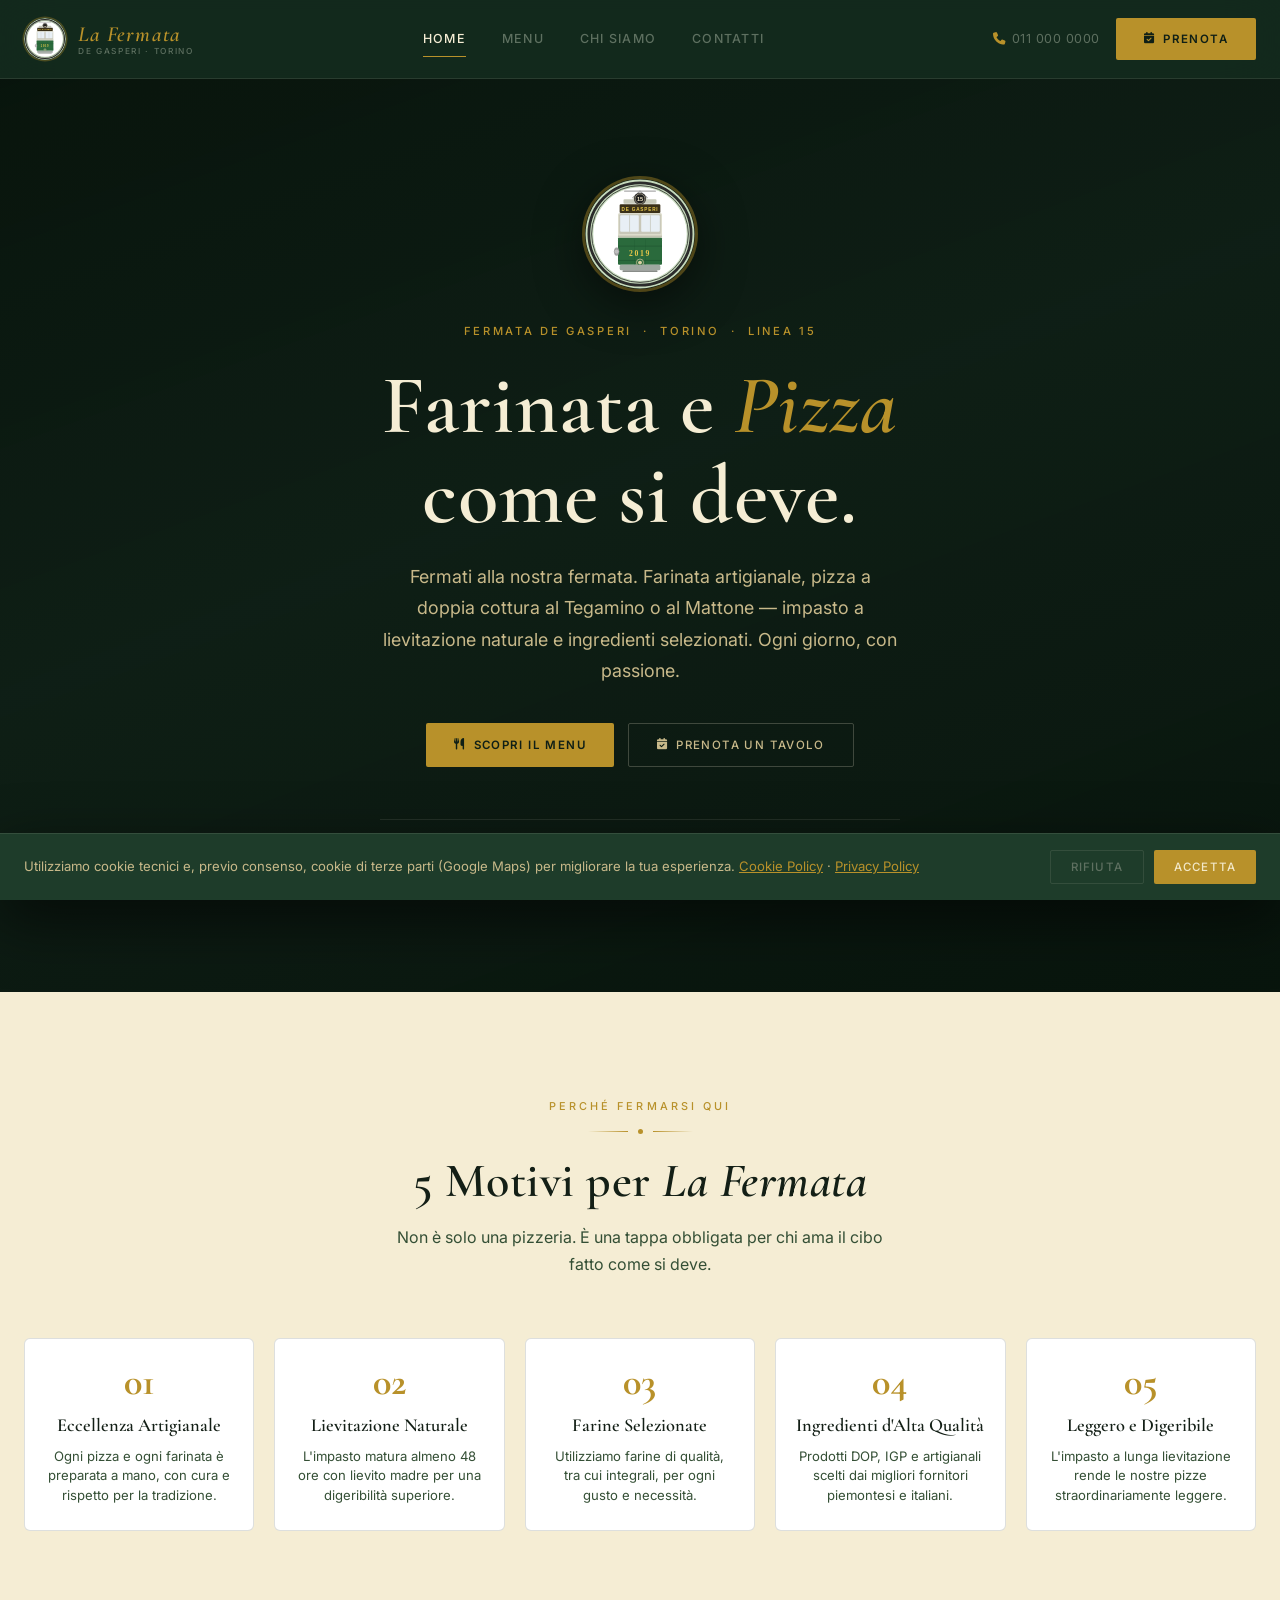
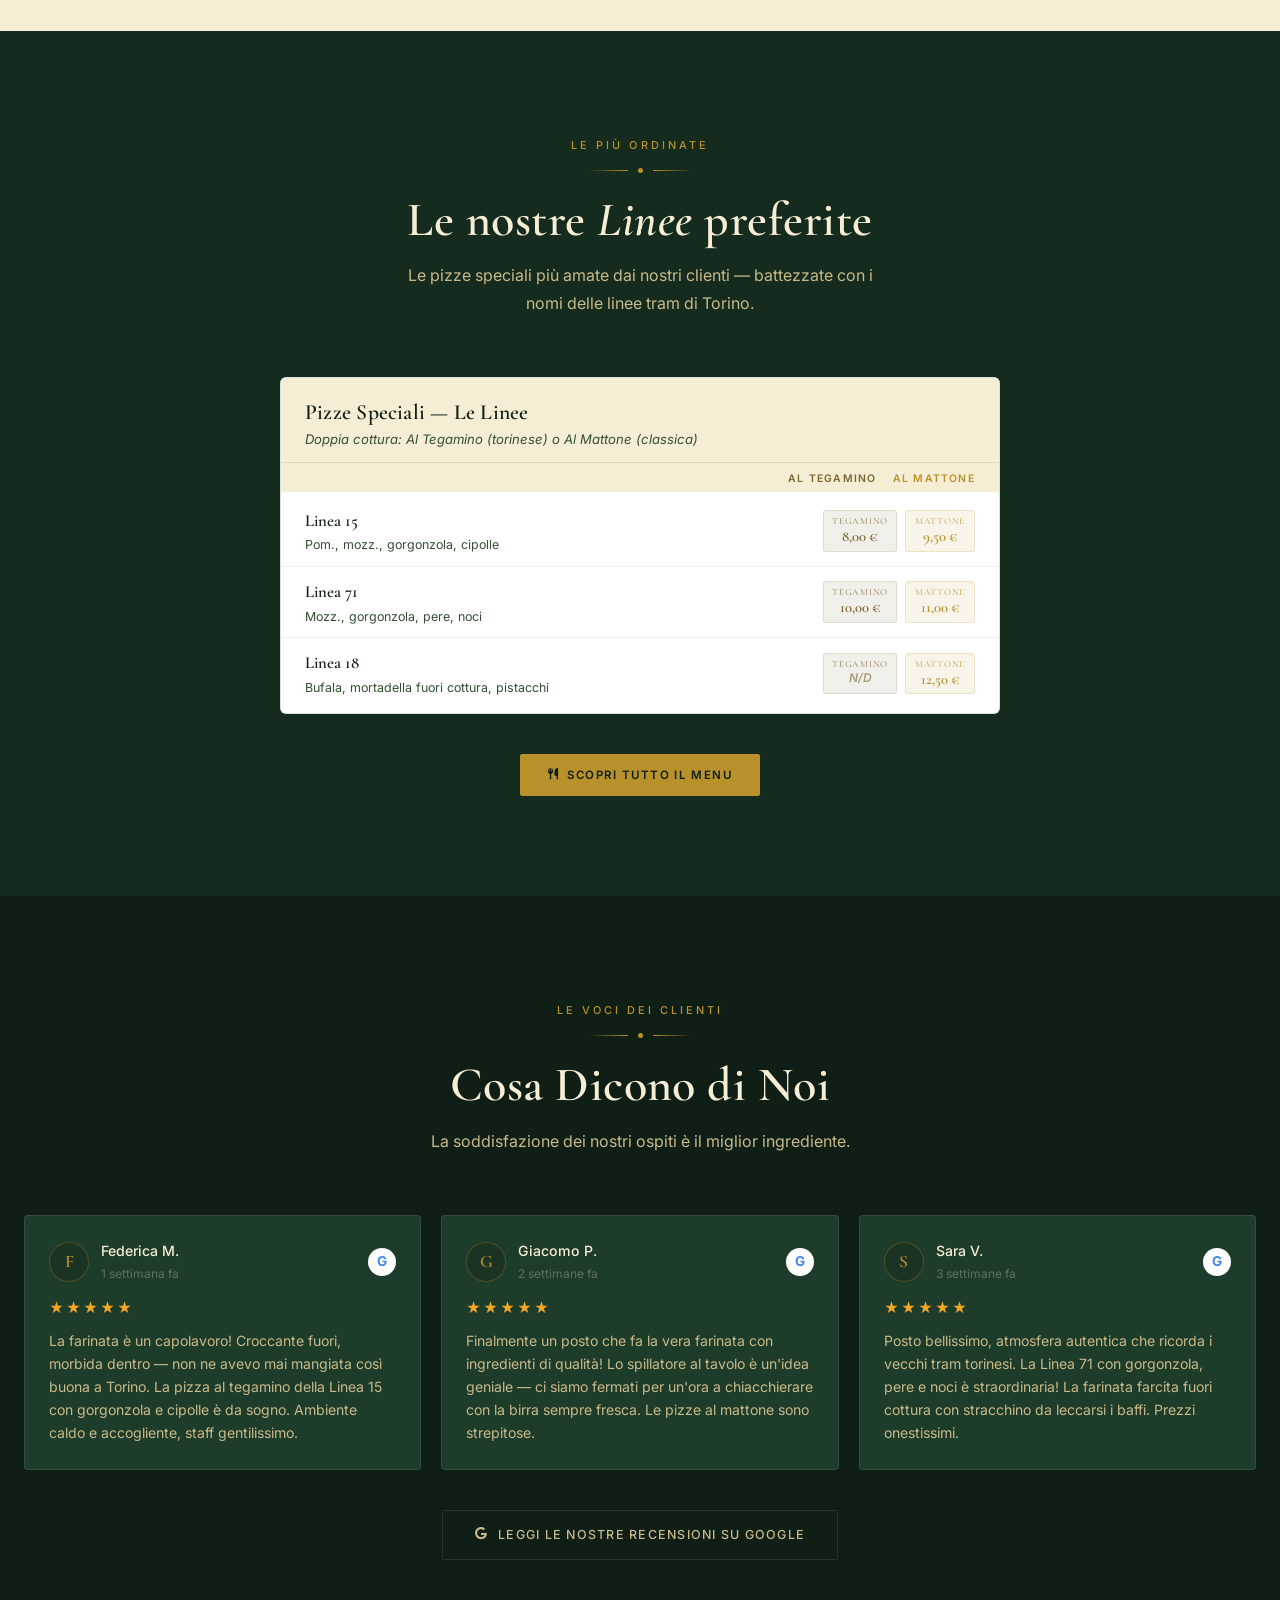
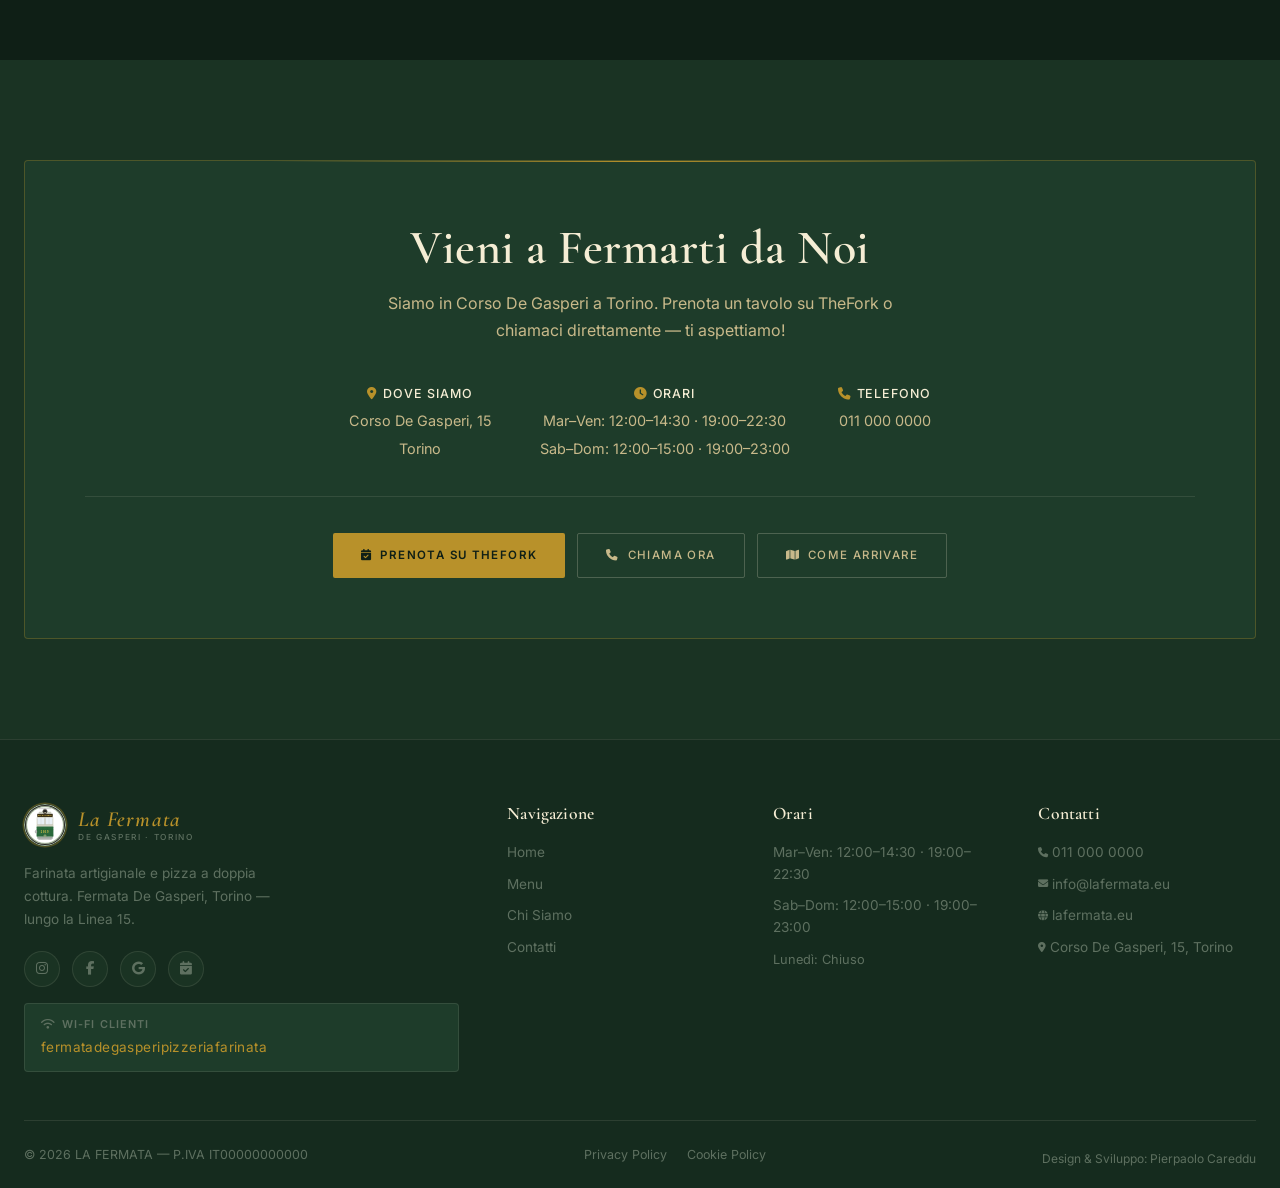
<file: index.html>
<!DOCTYPE html>
<html lang="it">
<head>
    <meta charset="UTF-8">
    <meta name="viewport" content="width=device-width, initial-scale=1.0, viewport-fit=cover">
    <title>LA FERMATA — Farinata e Pizza Restaurant a Torino</title>
    <meta name="description" content="LA FERMATA, fermata De Gasperi. Farinata artigianale e pizza a doppia cottura (Tegamino e Mattone). Lievitazione naturale, farine selezionate, ingredienti d'eccellenza. Torino.">
    <meta property="og:type" content="restaurant">
    <meta property="og:title" content="LA FERMATA — Farinata e Pizza Restaurant Torino">
    <meta property="og:description" content="Farinata artigianale e pizza a doppia cottura. Tegamino e Mattone. Corso De Gasperi, Torino.">
    <meta property="og:image" content="https://images.unsplash.com/photo-1574071318508-1cdbab80d002?q=80&w=1200">
    <meta name="theme-color" content="#0F1F16">
    <meta name="apple-mobile-web-app-capable" content="yes">
    <meta name="apple-mobile-web-app-status-bar-style" content="black-translucent">
    <link rel="icon" type="image/svg+xml" href="favicon.svg">
    <link rel="stylesheet" href="https://cdnjs.cloudflare.com/ajax/libs/font-awesome/6.4.0/css/all.min.css">
    <link rel="stylesheet" href="style.css">
    <script type="application/ld+json" id="schema-org"></script>
</head>
<body>

<!-- ===== HEADER ===== -->
<header id="main-header">
    <div class="container nav-wrapper">
        <a href="index.html" class="logo">
            <img src="images/logo-tram.svg" class="logo-img" alt="La Fermata De Gasperi logo">
            <span class="logo-name"><em>La Fermata</em><small>De Gasperi · Torino</small></span>
        </a>
        <nav class="desktop-menu">
            <a href="index.html" class="active">Home</a>
            <a href="menu.html">Menu</a>
            <a href="storia.html">Chi Siamo</a>
            <a href="contatti.html">Contatti</a>
        </nav>
        <div class="header-right">
            <a data-config-href="tel:{telefonoHref}" href="#" class="phone-cta">
                <i class="fa-solid fa-phone"></i>
                <span data-config="telefono">011 000 0000</span>
            </a>
            <a data-config-href="{theforkUrl}" href="#" class="btn-red" target="_blank" rel="noopener">
                <i class="fa-solid fa-calendar-check"></i> Prenota
            </a>
        </div>
        <button class="hamburger" id="hamburger" aria-label="Apri menu">
            <span></span><span></span><span></span>
        </button>
    </div>
    <nav class="mobile-menu" id="mobile-menu">
        <a href="index.html" class="active"><i class="fa-solid fa-house"></i> Home</a>
        <a href="menu.html"><i class="fa-solid fa-utensils"></i> Menu</a>
        <a href="storia.html"><i class="fa-solid fa-book-open"></i> Chi Siamo</a>
        <a href="contatti.html"><i class="fa-solid fa-location-dot"></i> Contatti</a>
        <div class="mobile-cta">
            <a data-config-href="tel:{telefonoHref}" href="#" class="btn-outline"><i class="fa-solid fa-phone"></i> Chiama</a>
            <a data-config-href="{theforkUrl}" href="#" class="btn-red" target="_blank" rel="noopener"><i class="fa-solid fa-calendar-check"></i> Prenota un Tavolo</a>
        </div>
    </nav>
</header>

<!-- ===== HERO ===== -->
<section class="hero" id="home">
    <div class="hero-bg"></div>
    <div class="hero-overlay"></div>
    <div class="hero-content">
        <img src="images/logo-tram.svg" class="hero-logo" alt="La Fermata De Gasperi">
        <span class="hero-eyebrow">Fermata De Gasperi &nbsp;·&nbsp; Torino &nbsp;·&nbsp; Linea 15</span>
        <h1>Farinata e <em>Pizza</em><br>come si deve.</h1>
        <p>Fermati alla nostra fermata. Farinata artigianale, pizza a doppia cottura al Tegamino o al Mattone — impasto a lievitazione naturale e ingredienti selezionati. Ogni giorno, con passione.</p>
        <div class="hero-buttons">
            <a href="menu.html" class="btn-red"><i class="fa-solid fa-utensils"></i> Scopri il Menu</a>
            <a data-config-href="{theforkUrl}" href="#" class="btn-outline" target="_blank" rel="noopener">
                <i class="fa-solid fa-calendar-check"></i> Prenota un Tavolo
            </a>
        </div>
        <div class="hero-trust">
            <div class="hero-trust-item">
                <strong>Lievitazione Naturale</strong>
                <span>48h di maturazione</span>
            </div>
            <div class="hero-trust-item">
                <strong>Doppia Cottura</strong>
                <span>Tegamino o Mattone</span>
            </div>
            <div class="hero-trust-item">
                <strong>Farinata Artigianale</strong>
                <span>Ogni giorno fresca</span>
            </div>
        </div>
    </div>
</section>

<!-- ===== 5 MOTIVI PER FERMARSI ===== -->
<section class="menu-section" id="motivi">
    <div class="container">
        <div class="section-header animate-on-scroll">
            <span class="section-eyebrow">Perché fermarsi qui</span>
            <div class="section-divider"><span class="section-divider-dot"></span></div>
            <h2>5 Motivi per <em>La Fermata</em></h2>
            <p>Non è solo una pizzeria. È una tappa obbligata per chi ama il cibo fatto come si deve.</p>
        </div>
        <div class="motivi-grid animate-on-scroll">
            <div class="motivo-card">
                <div class="motivo-num">01</div>
                <div class="motivo-titolo">Eccellenza Artigianale</div>
                <div class="motivo-desc">Ogni pizza e ogni farinata è preparata a mano, con cura e rispetto per la tradizione.</div>
            </div>
            <div class="motivo-card">
                <div class="motivo-num">02</div>
                <div class="motivo-titolo">Lievitazione Naturale</div>
                <div class="motivo-desc">L'impasto matura almeno 48 ore con lievito madre per una digeribilità superiore.</div>
            </div>
            <div class="motivo-card">
                <div class="motivo-num">03</div>
                <div class="motivo-titolo">Farine Selezionate</div>
                <div class="motivo-desc">Utilizziamo farine di qualità, tra cui integrali, per ogni gusto e necessità.</div>
            </div>
            <div class="motivo-card">
                <div class="motivo-num">04</div>
                <div class="motivo-titolo">Ingredienti d'Alta Qualità</div>
                <div class="motivo-desc">Prodotti DOP, IGP e artigianali scelti dai migliori fornitori piemontesi e italiani.</div>
            </div>
            <div class="motivo-card">
                <div class="motivo-num">05</div>
                <div class="motivo-titolo">Leggero e Digeribile</div>
                <div class="motivo-desc">L'impasto a lunga lievitazione rende le nostre pizze straordinariamente leggere.</div>
            </div>
        </div>
    </div>
</section>

<!-- ===== BEST SELLERS ===== -->
<section class="recensioni-section" id="bestseller" style="background: var(--bg-secondary);">
    <div class="container">
        <div class="section-header animate-on-scroll">
            <span class="section-eyebrow">Le più ordinate</span>
            <div class="section-divider"><span class="section-divider-dot"></span></div>
            <h2>Le nostre <em>Linee</em> preferite</h2>
            <p>Le pizze speciali più amate dai nostri clienti — battezzate con i nomi delle linee tram di Torino.</p>
        </div>
        <div class="menu-category-card animate-on-scroll" style="max-width:720px; margin: 0 auto;">
            <div class="menu-category-header">
                <h3 class="menu-category-title">Pizze Speciali — Le Linee</h3>
                <p class="menu-category-desc">Doppia cottura: Al Tegamino (torinese) o Al Mattone (classica)</p>
            </div>
            <div class="menu-pizza-doppia-header">
                <span></span>
                <span class="col-label col-tegamino">Al Tegamino</span>
                <span class="col-label col-mattone">Al Mattone</span>
            </div>
            <ul class="menu-pizza-list">
                <li class="menu-pizza-item menu-pizza-item--doppia">
                    <div class="menu-pizza-info">
                        <span class="menu-pizza-nome">Linea 15</span>
                        <span class="menu-pizza-ingredienti">Pom., mozz., gorgonzola, cipolle</span>
                    </div>
                    <div class="menu-pizza-prezzi">
                        <span class="prezzo-badge prezzo-tegamino"><em>Tegamino</em>8,00 €</span>
                        <span class="prezzo-badge prezzo-mattone"><em>Mattone</em>9,50 €</span>
                    </div>
                </li>
                <li class="menu-pizza-item menu-pizza-item--doppia">
                    <div class="menu-pizza-info">
                        <span class="menu-pizza-nome">Linea 71</span>
                        <span class="menu-pizza-ingredienti">Mozz., gorgonzola, pere, noci</span>
                    </div>
                    <div class="menu-pizza-prezzi">
                        <span class="prezzo-badge prezzo-tegamino"><em>Tegamino</em>10,00 €</span>
                        <span class="prezzo-badge prezzo-mattone"><em>Mattone</em>11,00 €</span>
                    </div>
                </li>
                <li class="menu-pizza-item menu-pizza-item--doppia">
                    <div class="menu-pizza-info">
                        <span class="menu-pizza-nome">Linea 18</span>
                        <span class="menu-pizza-ingredienti">Bufala, mortadella fuori cottura, pistacchi</span>
                    </div>
                    <div class="menu-pizza-prezzi">
                        <span class="prezzo-badge prezzo-tegamino"><em>Tegamino</em><span class="nd">N/D</span></span>
                        <span class="prezzo-badge prezzo-mattone"><em>Mattone</em>12,50 €</span>
                    </div>
                </li>
            </ul>
        </div>
        <div class="animate-on-scroll" style="text-align:center; margin-top:40px;">
            <a href="menu.html" class="btn-red">
                <i class="fa-solid fa-utensils"></i> Scopri tutto il Menu
            </a>
        </div>
    </div>
</section>

<!-- ===== RECENSIONI ===== -->
<section class="recensioni-section" id="recensioni" style="background: var(--bg-primary);">
    <div class="container">
        <div class="section-header animate-on-scroll">
            <span class="section-eyebrow">Le Voci dei Clienti</span>
            <div class="section-divider"><span class="section-divider-dot"></span></div>
            <h2>Cosa Dicono di Noi</h2>
            <p>La soddisfazione dei nostri ospiti è il miglior ingrediente.</p>
        </div>
        <div id="recensioni-grid" class="recensioni-grid"></div>
        <div class="recensioni-cta animate-on-scroll">
            <a data-config-href="{googleMapsReviewLink}" href="#" target="_blank" rel="noopener" class="btn-google-reviews">
                <i class="fa-brands fa-google"></i> Leggi le nostre recensioni su Google
            </a>
        </div>
    </div>
</section>

<!-- ===== CTA ===== -->
<section class="cta-section">
    <div class="container">
        <div class="cta-box animate-on-scroll">
            <h2>Vieni a Fermarti da Noi</h2>
            <p>Siamo in Corso De Gasperi a Torino. Prenota un tavolo su TheFork o chiamaci direttamente — ti aspettiamo!</p>
            <div class="cta-info">
                <div class="cta-info-item">
                    <strong><i class="fa-solid fa-location-dot" style="color:var(--accent)"></i> Dove siamo</strong>
                    <span data-config="indirizzo">Corso De Gasperi, 15</span>
                    <span data-config="citta">Torino</span>
                </div>
                <div class="cta-info-item">
                    <strong><i class="fa-solid fa-clock" style="color:var(--accent)"></i> Orari</strong>
                    <span data-config="orariSettimana">Mar–Ven: 12:00–14:30 · 19:00–22:30</span>
                    <span data-config="orariSabato">Sab–Dom: 12:00–15:00 · 19:00–23:00</span>
                </div>
                <div class="cta-info-item">
                    <strong><i class="fa-solid fa-phone" style="color:var(--accent)"></i> Telefono</strong>
                    <a data-config-href="tel:{telefonoHref}" href="#" data-config="telefono">011 000 0000</a>
                </div>
            </div>
            <div class="cta-buttons">
                <a data-config-href="{theforkUrl}" href="#" class="btn-red" target="_blank" rel="noopener">
                    <i class="fa-solid fa-calendar-check"></i> Prenota su TheFork
                </a>
                <a data-config-href="tel:{telefonoHref}" href="#" class="btn-outline">
                    <i class="fa-solid fa-phone"></i> Chiama Ora
                </a>
                <a href="contatti.html" class="btn-outline">
                    <i class="fa-solid fa-map"></i> Come Arrivare
                </a>
            </div>
        </div>
    </div>
</section>

<!-- ===== FOOTER ===== -->
<footer>
    <div class="container">
        <div class="footer-grid">
            <div class="footer-brand">
                <a href="index.html" class="logo">
                    <img src="images/logo-tram.svg" class="logo-img" alt="La Fermata De Gasperi logo">
                    <span class="logo-name"><em>La Fermata</em><small>De Gasperi · Torino</small></span>
                </a>
                <p>Farinata artigianale e pizza a doppia cottura. Fermata De Gasperi, Torino — lungo la Linea 15.</p>
                <div class="footer-social">
                    <a data-config-href="{instagram}" href="#" target="_blank" rel="noopener" aria-label="Instagram">
                        <i class="fa-brands fa-instagram"></i>
                    </a>
                    <a data-config-href="{facebook}" href="#" target="_blank" rel="noopener" aria-label="Facebook">
                        <i class="fa-brands fa-facebook-f"></i>
                    </a>
                    <a data-config-href="https://www.google.com/maps/search/?api=1&query={mappaQuery}" href="#" target="_blank" rel="noopener" aria-label="Google Maps">
                        <i class="fa-brands fa-google"></i>
                    </a>
                    <a data-config-href="{theforkUrl}" href="#" target="_blank" rel="noopener" aria-label="Prenota su TheFork">
                        <i class="fa-solid fa-calendar-check"></i>
                    </a>
                </div>
                <div class="footer-wifi">
                    <div class="wifi-label"><i class="fa-solid fa-wifi"></i> Wi-Fi Clienti</div>
                    <span class="wifi-pass" data-config="wifiPassword">fermatadegasperipizzeriafarinata</span>
                </div>
            </div>
            <div class="footer-col">
                <h4>Navigazione</h4>
                <ul>
                    <li><a href="index.html">Home</a></li>
                    <li><a href="menu.html">Menu</a></li>
                    <li><a href="storia.html">Chi Siamo</a></li>
                    <li><a href="contatti.html">Contatti</a></li>
                </ul>
            </div>
            <div class="footer-col">
                <h4>Orari</h4>
                <ul>
                    <li><span data-config="orariSettimana">Mar–Ven: 12:00–14:30 · 19:00–22:30</span></li>
                    <li><span data-config="orariSabato">Sab–Dom: 12:00–15:00 · 19:00–23:00</span></li>
                    <li><span style="color:var(--text-muted);font-size:0.8rem;">Lunedì: Chiuso</span></li>
                </ul>
            </div>
            <div class="footer-col">
                <h4>Contatti</h4>
                <ul>
                    <li><a data-config-href="tel:{telefonoHref}" href="#"><i class="fa-solid fa-phone fa-xs"></i> <span data-config="telefono">011 000 0000</span></a></li>
                    <li><a href="mailto:info@lafermata.eu"><i class="fa-solid fa-envelope fa-xs"></i> <span data-config="email">info@lafermata.eu</span></a></li>
                    <li><a data-config-href="{sitoWebUrl}" href="#"><i class="fa-solid fa-globe fa-xs"></i> <span data-config="sitoWeb">lafermata.eu</span></a></li>
                    <li><span><i class="fa-solid fa-location-dot fa-xs"></i> <span data-config="indirizzo">Corso De Gasperi, 15</span>, <span data-config="citta">Torino</span></span></li>
                </ul>
            </div>
        </div>
        <div class="footer-bottom">
            <p>© <span data-anno></span> <span data-config="nomeAzienda">LA FERMATA</span> — P.IVA <span data-config="pIva">IT00000000000</span></p>
            <div class="footer-legal">
                <a href="privacy.html">Privacy Policy</a>
                <a href="cookie.html">Cookie Policy</a>
            </div>
            <p style="font-size:0.75rem; color:var(--text-muted); font-family:'Inter',sans-serif; margin-top:8px;">Design &amp; Sviluppo: <a href="https://www.linkedin.com/in/pierpaolo-careddu/" target="_blank" rel="noopener" style="color:var(--text-muted);">Pierpaolo Careddu</a></p>
        </div>
    </div>
</footer>

<!-- ===== STICKY PRENOTA (mobile) ===== -->
<div class="sticky-prenota">
    <a data-config-href="{theforkUrl}" href="#" target="_blank" rel="noopener">
        <i class="fa-solid fa-calendar-check"></i> Prenota un Tavolo
    </a>
</div>

<!-- ===== MOBILE BOTTOM NAV ===== -->
<nav class="bottom-nav" aria-label="Navigazione principale">
    <a href="index.html" class="bottom-nav-item active">
        <i class="fa-solid fa-house"></i><span>Home</span>
    </a>
    <a href="menu.html" class="bottom-nav-item">
        <i class="fa-solid fa-utensils"></i><span>Menu</span>
    </a>
    <a href="storia.html" class="bottom-nav-item">
        <i class="fa-solid fa-book-open"></i><span>Chi Siamo</span>
    </a>
    <a href="contatti.html" class="bottom-nav-item">
        <i class="fa-solid fa-location-dot"></i><span>Contatti</span>
    </a>
</nav>

<!-- ===== COOKIE BANNER ===== -->
<div id="cookie-banner" style="display:none;">
    <p>Utilizziamo cookie tecnici e, previo consenso, cookie di terze parti (Google Maps) per migliorare la tua esperienza.
       <a href="cookie.html">Cookie Policy</a> · <a href="privacy.html">Privacy Policy</a></p>
    <div class="cookie-buttons">
        <button class="btn-cookie-reject" id="cookie-reject">Rifiuta</button>
        <button class="btn-cookie-accept" id="cookie-accept">Accetta</button>
    </div>
</div>

<!-- ===== BACK TO TOP ===== -->
<button id="back-to-top" onclick="window.scrollTo({top:0,behavior:'smooth'})" aria-label="Torna su">
    <i class="fa-solid fa-chevron-up"></i>
</button>

<script src="config.js"></script>
<script>
(function () {
    var header = document.getElementById('main-header');
    window.addEventListener('scroll', function () {
        header.classList.toggle('scrolled', window.scrollY > 60);
        var btt = document.getElementById('back-to-top');
        if (btt) btt.classList.toggle('visible', window.scrollY > 300);
    }, { passive: true });

    var btn = document.getElementById('hamburger');
    var menu = document.getElementById('mobile-menu');
    if (btn && menu) {
        btn.addEventListener('click', function () { btn.classList.toggle('open'); menu.classList.toggle('open'); });
        menu.querySelectorAll('a').forEach(function (a) {
            a.addEventListener('click', function () { btn.classList.remove('open'); menu.classList.remove('open'); });
        });
    }

    if ('IntersectionObserver' in window) {
        var animObserver = new IntersectionObserver(function(entries) {
            entries.forEach(function(entry) {
                if (entry.isIntersecting) { entry.target.classList.add('visible'); animObserver.unobserve(entry.target); }
            });
        }, { threshold: 0.12, rootMargin: '0px 0px -32px 0px' });
        document.querySelectorAll('.animate-on-scroll').forEach(function(el) { animObserver.observe(el); });
    } else {
        function checkVisible() {
            document.querySelectorAll('.animate-on-scroll:not(.visible)').forEach(function (el) {
                if (el.getBoundingClientRect().top < window.innerHeight - 40) el.classList.add('visible');
            });
        }
        window.addEventListener('scroll', checkVisible, { passive: true });
        window.addEventListener('load', checkVisible);
        setTimeout(checkVisible, 200);
    }
    // Fallback: make ALL elements visible after 800ms
    setTimeout(function () {
        document.querySelectorAll('.animate-on-scroll:not(.visible)').forEach(function(el) { el.classList.add('visible'); });
    }, 800);

    var consent = localStorage.getItem('cookieConsent');
    var banner = document.getElementById('cookie-banner');
    if (!consent && banner) setTimeout(function () { banner.style.display = 'flex'; }, 1500);
    var acceptBtn = document.getElementById('cookie-accept');
    var rejectBtn = document.getElementById('cookie-reject');
    if (acceptBtn) acceptBtn.addEventListener('click', function () {
        localStorage.setItem('cookieConsent', 'accepted'); banner.style.display = 'none';
        if (typeof window.loadConsentedMap === 'function') window.loadConsentedMap();
    });
    if (rejectBtn) rejectBtn.addEventListener('click', function () {
        localStorage.setItem('cookieConsent', 'rejected'); banner.style.display = 'none';
    });
})();
</script>
</body>
</html>
</file>
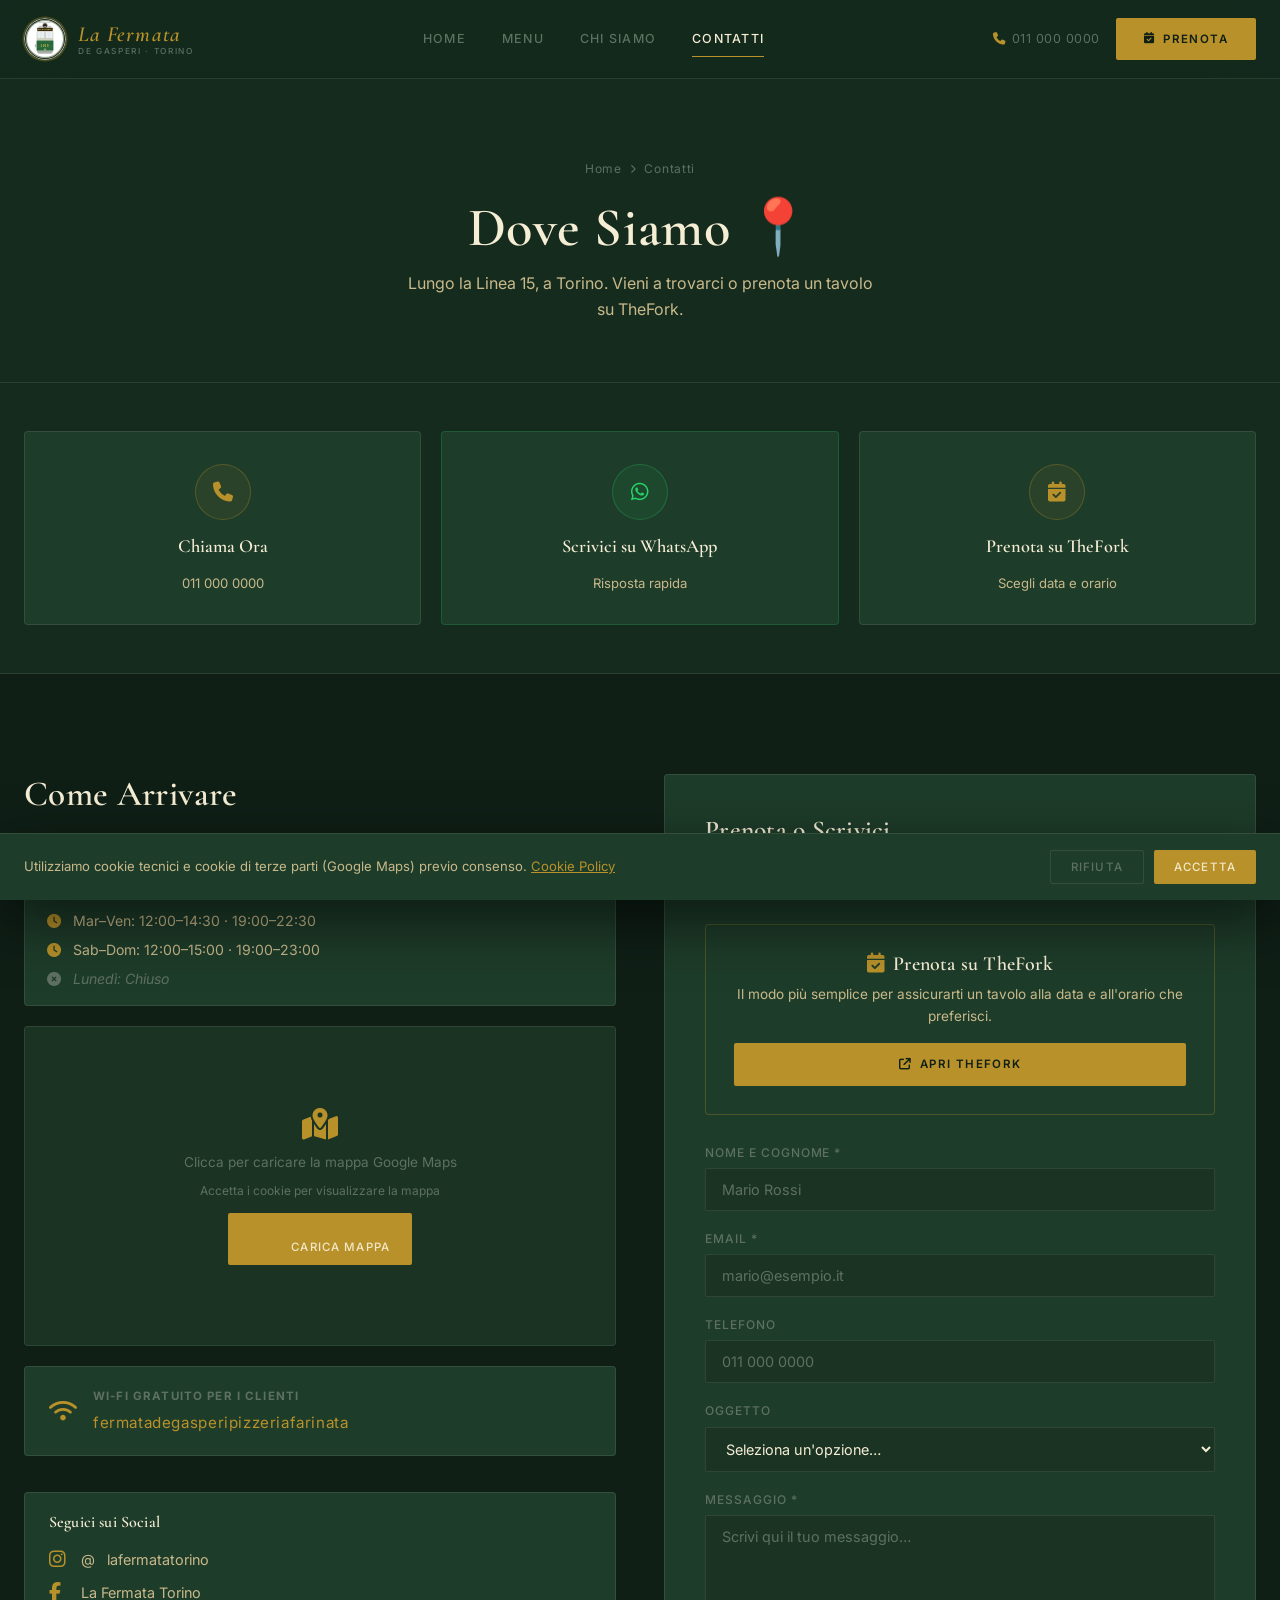
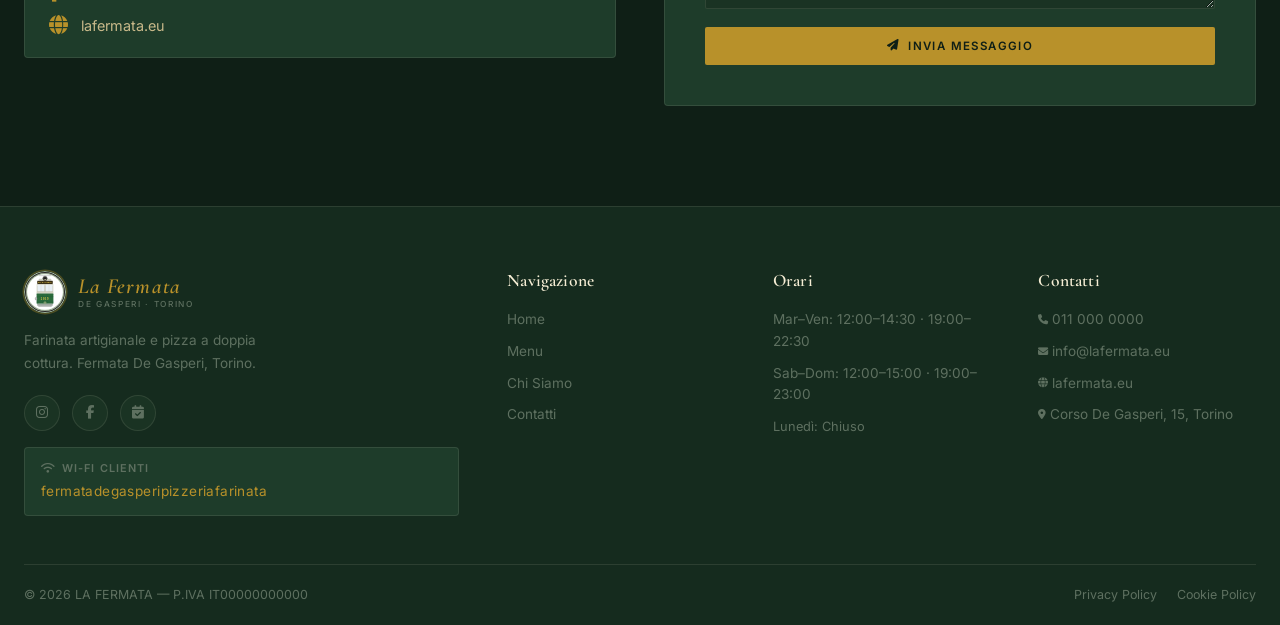
<file: contatti.html>
<!DOCTYPE html>
<html lang="it">
<head>
    <meta charset="UTF-8">
    <meta name="viewport" content="width=device-width, initial-scale=1.0, viewport-fit=cover">
    <title>Contatti — LA FERMATA · Torino</title>
    <meta name="description" content="Contatta LA FERMATA: telefono, email, indirizzo (Corso De Gasperi, Torino), Wi-Fi, orari di apertura. Prenota un tavolo su TheFork o chiamaci.">
    <meta name="theme-color" content="#0F1F16">
    <link rel="icon" type="image/svg+xml" href="favicon.svg">
    <link rel="stylesheet" href="https://cdnjs.cloudflare.com/ajax/libs/font-awesome/6.4.0/css/all.min.css">
    <link rel="stylesheet" href="style.css">
</head>
<body>

<header id="main-header">
    <div class="container nav-wrapper">
        <a href="index.html" class="logo"><img src="images/logo-tram.svg" class="logo-img" alt="La Fermata De Gasperi logo"><span class="logo-name"><em>La Fermata</em><small>De Gasperi · Torino</small></span></a>
        <nav class="desktop-menu">
            <a href="index.html">Home</a>
            <a href="menu.html">Menu</a>
            <a href="storia.html">Chi Siamo</a>
            <a href="contatti.html" class="active">Contatti</a>
        </nav>
        <div class="header-right">
            <a data-config-href="tel:{telefonoHref}" href="#" class="phone-cta">
                <i class="fa-solid fa-phone"></i>
                <span data-config="telefono">011 000 0000</span>
            </a>
            <a data-config-href="{theforkUrl}" href="#" class="btn-red" target="_blank" rel="noopener">
                <i class="fa-solid fa-calendar-check"></i> Prenota
            </a>
        </div>
        <button class="hamburger" id="hamburger" aria-label="Apri menu"><span></span><span></span><span></span></button>
    </div>
    <nav class="mobile-menu" id="mobile-menu">
        <a href="index.html"><i class="fa-solid fa-house"></i> Home</a>
        <a href="menu.html"><i class="fa-solid fa-utensils"></i> Menu</a>
        <a href="storia.html"><i class="fa-solid fa-book-open"></i> Chi Siamo</a>
        <a href="contatti.html" class="active"><i class="fa-solid fa-location-dot"></i> Contatti</a>
        <div class="mobile-cta">
            <a data-config-href="tel:{telefonoHref}" href="#" class="btn-outline"><i class="fa-solid fa-phone"></i> Chiama</a>
            <a data-config-href="{theforkUrl}" href="#" class="btn-red" target="_blank" rel="noopener"><i class="fa-solid fa-calendar-check"></i> Prenota un Tavolo</a>
        </div>
    </nav>
</header>

<!-- Page Hero -->
<div class="page-hero">
    <div class="container">
        <div class="breadcrumb">
            <a href="index.html">Home</a>
            <i class="fa-solid fa-chevron-right fa-xs"></i>
            <span>Contatti</span>
        </div>
        <h1>Dove Siamo 📍</h1>
        <p>Lungo la Linea 15, a Torino. Vieni a trovarci o prenota un tavolo su TheFork.</p>
    </div>
</div>

<!-- Quick Actions -->
<section class="contact-actions-section">
    <div class="container">
        <div class="contact-actions-grid">
            <a data-config-href="tel:{telefonoHref}" href="#" class="contact-action-card">
                <div class="contact-action-icon"><i class="fa-solid fa-phone"></i></div>
                <strong>Chiama Ora</strong>
                <span data-config="telefono">011 000 0000</span>
            </a>
            <a data-config-href="https://wa.me/{whatsapp}?text={whatsappMessaggioEncoded}" href="#"
               class="contact-action-card contact-action-whatsapp" target="_blank" rel="noopener">
                <div class="contact-action-icon"><i class="fa-brands fa-whatsapp"></i></div>
                <strong>Scrivici su WhatsApp</strong>
                <span>Risposta rapida</span>
            </a>
            <a data-config-href="{theforkUrl}" href="#" class="contact-action-card" target="_blank" rel="noopener">
                <div class="contact-action-icon"><i class="fa-solid fa-calendar-check"></i></div>
                <strong>Prenota su TheFork</strong>
                <span>Scegli data e orario</span>
            </a>
        </div>
    </div>
</section>

<!-- Map + Info -->
<section class="contact-section">
    <div class="container">
        <div class="contact-grid">
            <!-- Colonna mappa e info -->
            <div class="contact-map-col">
                <h2>Come Arrivare</h2>
                <div class="contact-address-bar">
                    <p><i class="fa-solid fa-location-dot"></i> <strong data-config="indirizzo">Corso De Gasperi, 15</strong>, <span data-config="cap">10129</span> <span data-config="citta">Torino</span> (<span data-config="provincia">TO</span>)</p>
                    <p><i class="fa-solid fa-train-subway"></i> Fermata Tram: <strong>Linea 15 — De Gasperi</strong></p>
                    <p><i class="fa-solid fa-clock"></i> <span data-config="orariSettimana">Mar–Ven: 12:00–14:30 · 19:00–22:30</span></p>
                    <p><i class="fa-solid fa-clock"></i> <span data-config="orariSabato">Sab–Dom: 12:00–15:00 · 19:00–23:00</span></p>
                    <p style="color:var(--text-muted); font-style:italic;"><i class="fa-solid fa-circle-xmark" style="color:var(--text-muted)"></i> Lunedì: Chiuso</p>
                </div>
                <div class="contact-map-wrapper">
                    <div class="map-container">
                        <div id="map-placeholder">
                            <i class="fa-solid fa-map-location-dot"></i>
                            <p>Clicca per caricare la mappa Google Maps</p>
                            <p style="font-size:0.75rem; margin-top:-4px;">Accetta i cookie per visualizzare la mappa</p>
                            <button class="btn-load-map" onclick="localStorage.setItem('cookieConsent','accepted'); window.loadConsentedMap();">
                                <i class="fa-solid fa-map"></i> Carica Mappa
                            </button>
                        </div>
                        <iframe id="map-iframe" title="Mappa LA FERMATA Torino" allowfullscreen loading="lazy"
                                referrerpolicy="no-referrer-when-downgrade" style="display:none;"></iframe>
                    </div>
                </div>
                <!-- Wi-Fi Card -->
                <div class="wifi-card animate-on-scroll">
                    <i class="fa-solid fa-wifi"></i>
                    <div class="wifi-card-info">
                        <strong>Wi-Fi Gratuito per i Clienti</strong>
                        <span data-config="wifiPassword">fermatadegasperipizzeriafarinata</span>
                    </div>
                </div>
                <!-- Social Links -->
                <div style="background:var(--bg-card); border:1px solid var(--border-subtle); border-radius:4px; padding:20px 24px; margin-top:16px;" class="animate-on-scroll">
                    <h4 style="font-size:1rem; color:var(--text-primary); margin-bottom:16px; font-family:'Cormorant Garamond',serif;">Seguici sui Social</h4>
                    <div style="display:flex; flex-direction:column; gap:10px;">
                        <a data-config-href="{instagram}" href="#" target="_blank" rel="noopener"
                           style="display:flex; align-items:center; gap:12px; color:var(--text-secondary); font-size:0.9rem; transition:color 0.3s;">
                            <i class="fa-brands fa-instagram" style="color:var(--accent); font-size:1.2rem; width:20px;"></i>
                            @<span data-config="instagramHandle">lafermatatorino</span>
                        </a>
                        <a data-config-href="{facebook}" href="#" target="_blank" rel="noopener"
                           style="display:flex; align-items:center; gap:12px; color:var(--text-secondary); font-size:0.9rem; transition:color 0.3s;">
                            <i class="fa-brands fa-facebook-f" style="color:var(--accent); font-size:1.2rem; width:20px;"></i>
                            <span data-config="facebookNome">La Fermata Torino</span>
                        </a>
                        <a data-config-href="{sitoWebUrl}" href="#" target="_blank" rel="noopener"
                           style="display:flex; align-items:center; gap:12px; color:var(--text-secondary); font-size:0.9rem; transition:color 0.3s;">
                            <i class="fa-solid fa-globe" style="color:var(--accent); font-size:1.2rem; width:20px;"></i>
                            <span data-config="sitoWeb">lafermata.eu</span>
                        </a>
                    </div>
                </div>
            </div>

            <!-- Colonna form / prenotazione -->
            <div class="contact-form-card animate-on-scroll">
                <h3>Prenota o Scrivici</h3>
                <p class="contact-form-subtitle">Compila il modulo per informazioni o prenotazioni. Risponderemo entro poche ore.</p>

                <!-- TheFork Widget Placeholder -->
                <div class="thefork-box" style="margin-bottom:28px; padding:28px;">
                    <h3 style="font-size:1.25rem; margin-bottom:8px;"><i class="fa-solid fa-calendar-check" style="color:var(--accent); margin-right:8px;"></i>Prenota su TheFork</h3>
                    <p style="font-size:0.85rem; margin-bottom:16px;">Il modo più semplice per assicurarti un tavolo alla data e all'orario che preferisci.</p>
                    <a data-config-href="{theforkUrl}" href="#" class="btn-red" target="_blank" rel="noopener" style="width:100%; justify-content:center;">
                        <i class="fa-solid fa-arrow-up-right-from-square"></i> Apri TheFork
                    </a>
                </div>

                <form name="contatti" method="POST" action="grazie.html" data-netlify="true" novalidate>
                    <input type="hidden" name="form-name" value="contatti">
                    <div class="honeypot-field">
                        <label>Non compilare questo campo: <input name="bot-field"></label>
                    </div>
                    <div class="form-group">
                        <label for="nome">Nome e Cognome *</label>
                        <input type="text" id="nome" name="nome" required placeholder="Mario Rossi" autocomplete="name">
                    </div>
                    <div class="form-group">
                        <label for="email">Email *</label>
                        <input type="email" id="email" name="email" required placeholder="mario@esempio.it" autocomplete="email">
                    </div>
                    <div class="form-group">
                        <label for="telefono-form">Telefono</label>
                        <input type="tel" id="telefono-form" name="telefono" placeholder="011 000 0000" autocomplete="tel">
                    </div>
                    <div class="form-group">
                        <label for="oggetto">Oggetto</label>
                        <select id="oggetto" name="oggetto">
                            <option value="">Seleziona un'opzione…</option>
                            <option value="prenotazione">Prenotazione tavolo</option>
                            <option value="info-menu">Informazioni sul menu</option>
                            <option value="evento">Evento privato / gruppo</option>
                            <option value="allergie">Allergie / intolleranze</option>
                            <option value="altro">Altro</option>
                        </select>
                    </div>
                    <div class="form-group">
                        <label for="messaggio">Messaggio *</label>
                        <textarea id="messaggio" name="messaggio" rows="4" required placeholder="Scrivi qui il tuo messaggio…"></textarea>
                    </div>
                    <button type="submit" class="btn-red contact-submit-btn">
                        <i class="fa-solid fa-paper-plane"></i> Invia Messaggio
                    </button>
                </form>
            </div>
        </div>
    </div>
</section>

<!-- Footer -->
<footer>
    <div class="container">
        <div class="footer-grid">
            <div class="footer-brand">
                <a href="index.html" class="logo"><img src="images/logo-tram.svg" class="logo-img" alt="La Fermata De Gasperi logo"><span class="logo-name"><em>La Fermata</em><small>De Gasperi · Torino</small></span></a>
                <p>Farinata artigianale e pizza a doppia cottura. Fermata De Gasperi, Torino.</p>
                <div class="footer-social">
                    <a data-config-href="{instagram}" href="#" target="_blank" rel="noopener" aria-label="Instagram"><i class="fa-brands fa-instagram"></i></a>
                    <a data-config-href="{facebook}" href="#" target="_blank" rel="noopener" aria-label="Facebook"><i class="fa-brands fa-facebook-f"></i></a>
                    <a data-config-href="{theforkUrl}" href="#" target="_blank" rel="noopener" aria-label="TheFork"><i class="fa-solid fa-calendar-check"></i></a>
                </div>
                <div class="footer-wifi">
                    <div class="wifi-label"><i class="fa-solid fa-wifi"></i> Wi-Fi Clienti</div>
                    <span class="wifi-pass" data-config="wifiPassword">fermatadegasperipizzeriafarinata</span>
                </div>
            </div>
            <div class="footer-col">
                <h4>Navigazione</h4>
                <ul><li><a href="index.html">Home</a></li><li><a href="menu.html">Menu</a></li><li><a href="storia.html">Chi Siamo</a></li><li><a href="contatti.html">Contatti</a></li></ul>
            </div>
            <div class="footer-col">
                <h4>Orari</h4>
                <ul>
                    <li><span data-config="orariSettimana">Mar–Ven: 12:00–14:30 · 19:00–22:30</span></li>
                    <li><span data-config="orariSabato">Sab–Dom: 12:00–15:00 · 19:00–23:00</span></li>
                    <li><span style="color:var(--text-muted);font-size:0.8rem;">Lunedì: Chiuso</span></li>
                </ul>
            </div>
            <div class="footer-col">
                <h4>Contatti</h4>
                <ul>
                    <li><a data-config-href="tel:{telefonoHref}" href="#"><i class="fa-solid fa-phone fa-xs"></i> <span data-config="telefono">011 000 0000</span></a></li>
                    <li><a href="mailto:info@lafermata.eu"><i class="fa-solid fa-envelope fa-xs"></i> info@lafermata.eu</a></li>
                    <li><a data-config-href="{sitoWebUrl}" href="#"><i class="fa-solid fa-globe fa-xs"></i> <span data-config="sitoWeb">lafermata.eu</span></a></li>
                    <li><span><i class="fa-solid fa-location-dot fa-xs"></i> <span data-config="indirizzo">Corso De Gasperi, 15</span>, Torino</span></li>
                </ul>
            </div>
        </div>
        <div class="footer-bottom">
            <p>© <span data-anno></span> <span data-config="nomeAzienda">LA FERMATA</span> — P.IVA <span data-config="pIva">IT00000000000</span></p>
            <div class="footer-legal"><a href="privacy.html">Privacy Policy</a><a href="cookie.html">Cookie Policy</a></div>
        </div>
    </div>
</footer>

<div class="sticky-prenota">
    <a data-config-href="{theforkUrl}" href="#" target="_blank" rel="noopener">
        <i class="fa-solid fa-calendar-check"></i> Prenota un Tavolo
    </a>
</div>

<nav class="bottom-nav">
    <a href="index.html" class="bottom-nav-item"><i class="fa-solid fa-house"></i><span>Home</span></a>
    <a href="menu.html" class="bottom-nav-item"><i class="fa-solid fa-utensils"></i><span>Menu</span></a>
    <a href="storia.html" class="bottom-nav-item"><i class="fa-solid fa-book-open"></i><span>Chi Siamo</span></a>
    <a href="contatti.html" class="bottom-nav-item active"><i class="fa-solid fa-location-dot"></i><span>Contatti</span></a>
</nav>

<div id="cookie-banner" style="display:none;">
    <p>Utilizziamo cookie tecnici e cookie di terze parti (Google Maps) previo consenso. <a href="cookie.html">Cookie Policy</a></p>
    <div class="cookie-buttons">
        <button class="btn-cookie-reject" id="cookie-reject">Rifiuta</button>
        <button class="btn-cookie-accept" id="cookie-accept">Accetta</button>
    </div>
</div>

<button id="back-to-top" onclick="window.scrollTo({top:0,behavior:'smooth'})" aria-label="Torna su">
    <i class="fa-solid fa-chevron-up"></i>
</button>

<script src="config.js"></script>
<script>
(function () {
    var header = document.getElementById('main-header');
    window.addEventListener('scroll', function () {
        header.classList.toggle('scrolled', window.scrollY > 60);
        var btt = document.getElementById('back-to-top');
        if (btt) btt.classList.toggle('visible', window.scrollY > 300);
    }, { passive: true });
    var btn = document.getElementById('hamburger');
    var menu = document.getElementById('mobile-menu');
    if (btn && menu) {
        btn.addEventListener('click', function () { btn.classList.toggle('open'); menu.classList.toggle('open'); });
        menu.querySelectorAll('a').forEach(function(a) { a.addEventListener('click', function() { btn.classList.remove('open'); menu.classList.remove('open'); }); });
    }
    if ('IntersectionObserver' in window) {
        var obs = new IntersectionObserver(function(entries) {
            entries.forEach(function(e) { if (e.isIntersecting) { e.target.classList.add('visible'); obs.unobserve(e.target); } });
        }, { threshold: 0.10 });
        document.querySelectorAll('.animate-on-scroll').forEach(function(el) { obs.observe(el); });
    }
    // Fallback: make ALL elements visible after 1s (handles full-page screenshots, slow JS, etc.)
    setTimeout(function () {
        document.querySelectorAll('.animate-on-scroll:not(.visible)').forEach(function(el) { el.classList.add('visible'); });
    }, 800);
    var consent = localStorage.getItem('cookieConsent');
    var banner = document.getElementById('cookie-banner');
    if (!consent && banner) setTimeout(function () { banner.style.display = 'flex'; }, 1500);
    var a = document.getElementById('cookie-accept');
    var r = document.getElementById('cookie-reject');
    if (a) a.addEventListener('click', function () { localStorage.setItem('cookieConsent','accepted'); banner.style.display='none'; if(typeof window.loadConsentedMap==='function') window.loadConsentedMap(); });
    if (r) r.addEventListener('click', function () { localStorage.setItem('cookieConsent','rejected'); banner.style.display='none'; });
})();
</script>
</body>
</html>
</file>
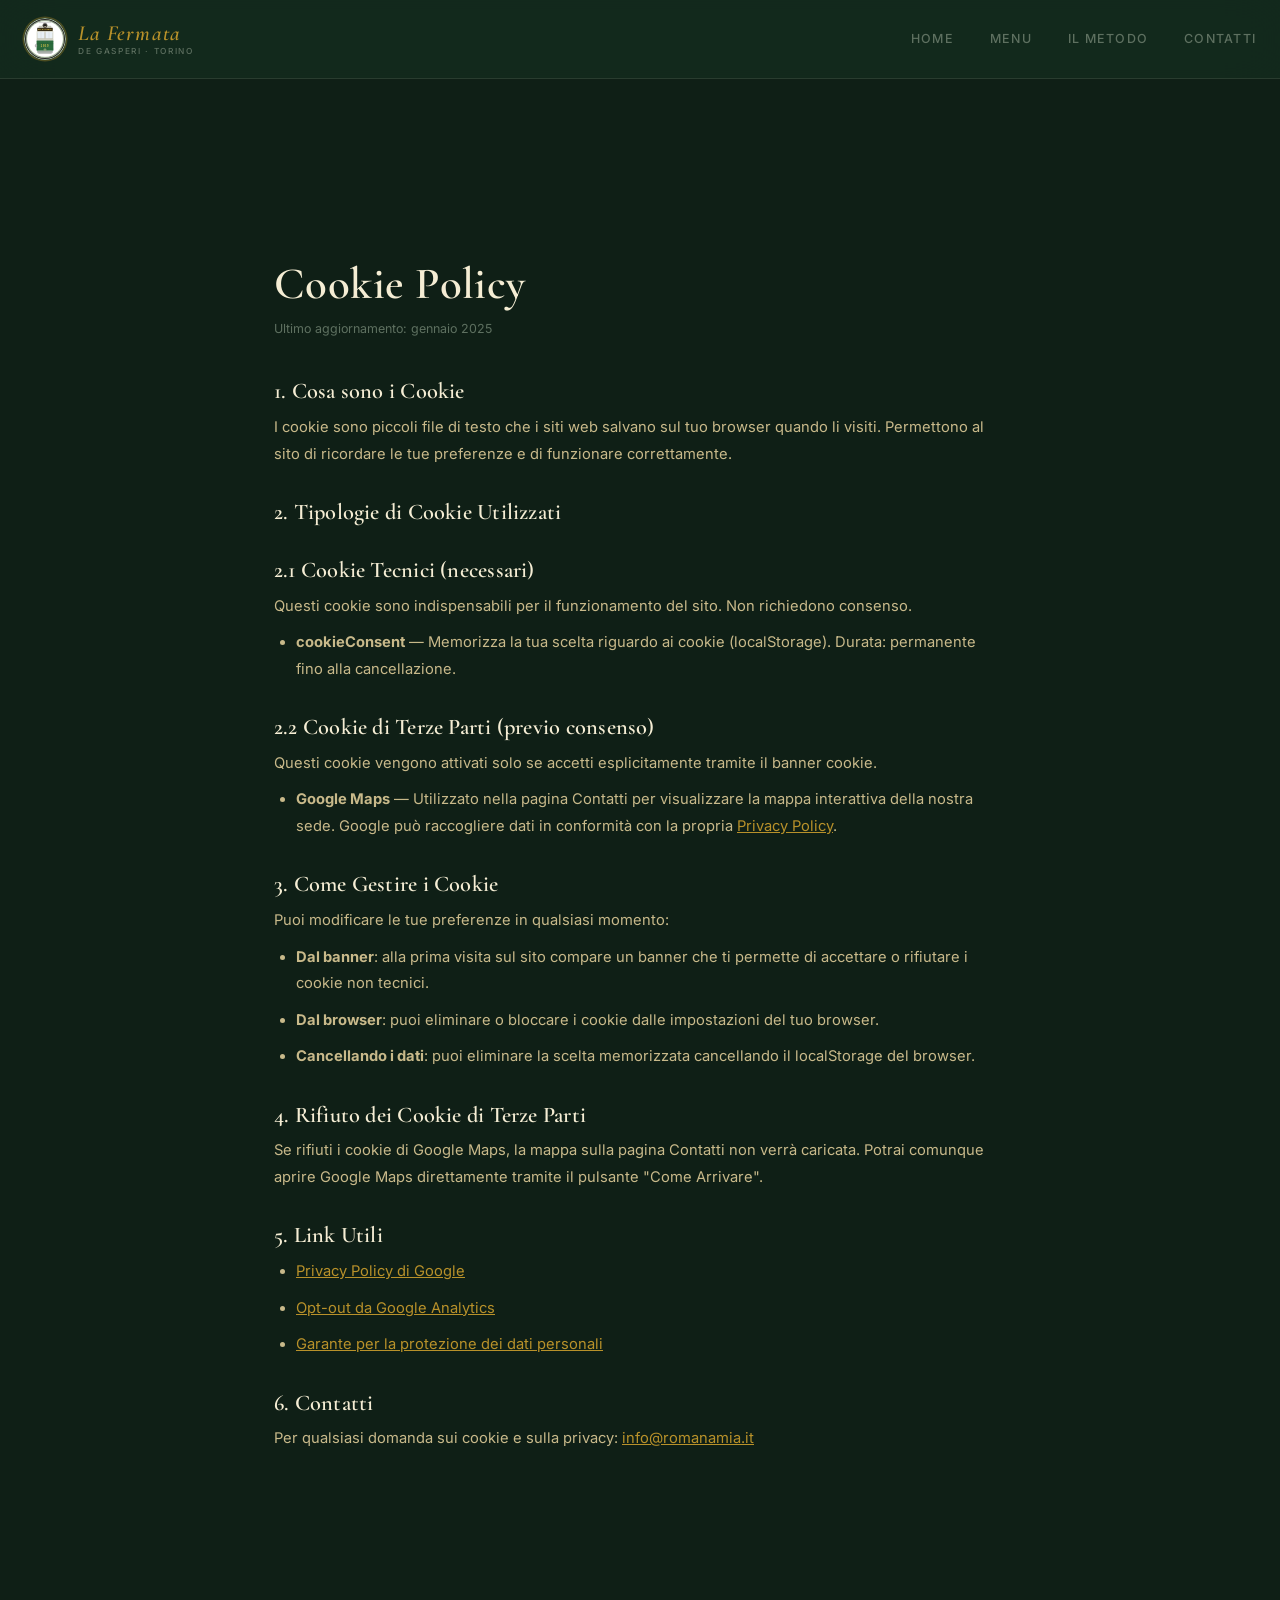
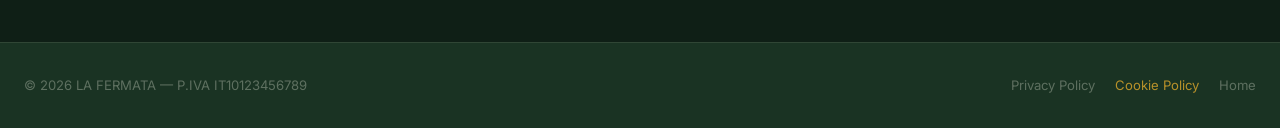
<file: cookie.html>
<!DOCTYPE html>
<html lang="it">
<head>
    <meta charset="UTF-8">
    <meta name="viewport" content="width=device-width, initial-scale=1.0, viewport-fit=cover">
    <title>Cookie Policy — LA FERMATA</title>
    <meta name="robots" content="noindex">
    <meta name="theme-color" content="#0F1F16">
    <meta name="apple-mobile-web-app-capable" content="yes">
    <meta name="mobile-web-app-capable" content="yes">
    <link rel="icon" type="image/svg+xml" href="favicon.svg">
    <link rel="stylesheet" href="https://cdnjs.cloudflare.com/ajax/libs/font-awesome/6.4.0/css/all.min.css">
    <link rel="stylesheet" href="style.css">
</head>
<body>
<header id="main-header">
    <div class="container nav-wrapper">
        <a href="index.html" class="logo">
            <img src="images/logo-tram.svg" class="logo-img" alt="La Fermata De Gasperi logo"><span class="logo-name"><em>La Fermata</em><small>De Gasperi · Torino</small></span>
        </a>
        <nav class="desktop-menu">
            <a href="index.html">Home</a>
            <a href="menu.html">Menu</a>
            <a href="storia.html">Il Metodo</a>
            <a href="contatti.html">Contatti</a>
        </nav>
    </div>
</header>

<section class="legal-page">
    <div class="container">
        <div class="legal-content">
            <h1>Cookie Policy</h1>
            <span class="last-update">Ultimo aggiornamento: gennaio 2025</span>

            <h2>1. Cosa sono i Cookie</h2>
            <p>I cookie sono piccoli file di testo che i siti web salvano sul tuo browser quando li visiti. Permettono al sito di ricordare le tue preferenze e di funzionare correttamente.</p>

            <h2>2. Tipologie di Cookie Utilizzati</h2>

            <h2>2.1 Cookie Tecnici (necessari)</h2>
            <p>Questi cookie sono indispensabili per il funzionamento del sito. Non richiedono consenso.</p>
            <ul>
                <li><strong>cookieConsent</strong> — Memorizza la tua scelta riguardo ai cookie (localStorage). Durata: permanente fino alla cancellazione.</li>
            </ul>

            <h2>2.2 Cookie di Terze Parti (previo consenso)</h2>
            <p>Questi cookie vengono attivati solo se accetti esplicitamente tramite il banner cookie.</p>
            <ul>
                <li><strong>Google Maps</strong> — Utilizzato nella pagina Contatti per visualizzare la mappa interattiva della nostra sede. Google può raccogliere dati in conformità con la propria <a href="https://policies.google.com/privacy" target="_blank" rel="noopener">Privacy Policy</a>.</li>
            </ul>

            <h2>3. Come Gestire i Cookie</h2>
            <p>Puoi modificare le tue preferenze in qualsiasi momento:</p>
            <ul>
                <li><strong>Dal banner</strong>: alla prima visita sul sito compare un banner che ti permette di accettare o rifiutare i cookie non tecnici.</li>
                <li><strong>Dal browser</strong>: puoi eliminare o bloccare i cookie dalle impostazioni del tuo browser.</li>
                <li><strong>Cancellando i dati</strong>: puoi eliminare la scelta memorizzata cancellando il localStorage del browser.</li>
            </ul>

            <h2>4. Rifiuto dei Cookie di Terze Parti</h2>
            <p>Se rifiuti i cookie di Google Maps, la mappa sulla pagina Contatti non verrà caricata. Potrai comunque aprire Google Maps direttamente tramite il pulsante "Come Arrivare".</p>

            <h2>5. Link Utili</h2>
            <ul>
                <li><a href="https://www.google.com/policies/privacy/" target="_blank" rel="noopener">Privacy Policy di Google</a></li>
                <li><a href="https://tools.google.com/dlpage/gaoptout" target="_blank" rel="noopener">Opt-out da Google Analytics</a></li>
                <li><a href="https://www.garanteprivacy.it" target="_blank" rel="noopener">Garante per la protezione dei dati personali</a></li>
            </ul>

            <h2>6. Contatti</h2>
            <p>Per qualsiasi domanda sui cookie e sulla privacy: <a href="mailto:info@romanamia.it">info@romanamia.it</a></p>
        </div>
    </div>
</section>

<footer style="background: var(--bg-surface); border-top: 1px solid var(--border-subtle); padding: 32px 0;">
    <div class="container" style="display:flex; justify-content:space-between; align-items:center; flex-wrap:wrap; gap:16px;">
        <p style="color:var(--text-muted); font-size:0.82rem; font-family:'Inter',sans-serif;">© <span data-anno></span> LA FERMATA — P.IVA IT10123456789</p>
        <div style="display:flex; gap:20px;">
            <a href="privacy.html" style="color:var(--text-muted); font-size:0.82rem; font-family:'Inter',sans-serif;">Privacy Policy</a>
            <a href="cookie.html" style="color:var(--accent); font-size:0.82rem; font-family:'Inter',sans-serif;">Cookie Policy</a>
            <a href="index.html" style="color:var(--text-muted); font-size:0.82rem; font-family:'Inter',sans-serif;">Home</a>
        </div>
    </div>
</footer>

<script src="config.js"></script>
<script>
document.getElementById('main-header') && window.addEventListener('scroll', function () {
    document.getElementById('main-header').classList.toggle('scrolled', window.scrollY > 60);
}, { passive: true });
</script>
</body>
</html>
</file>
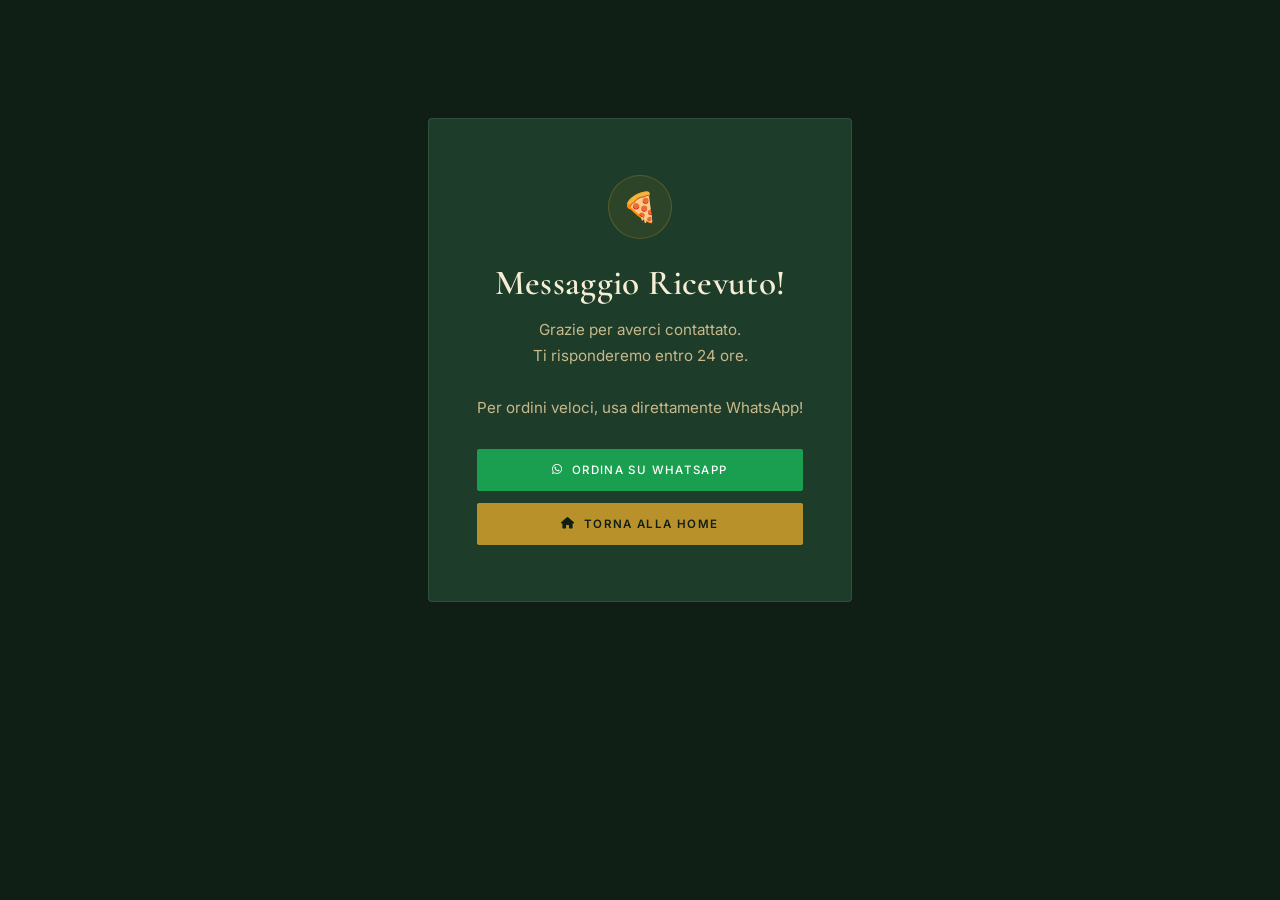
<file: grazie.html>
<!DOCTYPE html>
<html lang="it">
<head>
    <meta charset="UTF-8">
    <meta name="viewport" content="width=device-width, initial-scale=1.0, viewport-fit=cover">
    <title>Grazie — LA FERMATA</title>
    <meta name="robots" content="noindex, nofollow">
    <meta name="theme-color" content="#0F1F16">
    <meta name="apple-mobile-web-app-capable" content="yes">
    <meta name="mobile-web-app-capable" content="yes">
    <link rel="icon" type="image/svg+xml" href="favicon.svg">
    <link rel="stylesheet" href="https://cdnjs.cloudflare.com/ajax/libs/font-awesome/6.4.0/css/all.min.css">
    <link rel="stylesheet" href="style.css">
</head>
<body class="grazie-wrapper">
    <div class="success-card">
        <div class="success-icon">🍕</div>
        <h1>Messaggio Ricevuto!</h1>
        <p>Grazie per averci contattato.<br>Ti risponderemo entro 24 ore.<br><br>
        Per ordini veloci, usa direttamente WhatsApp!</p>
        <div style="display:flex; flex-direction:column; gap:12px;">
            <a data-config-href="https://wa.me/{whatsapp}?text={whatsappMessaggioEncoded}" href="#" class="btn-whatsapp" target="_blank" rel="noopener" style="justify-content:center;">
                <i class="fa-brands fa-whatsapp"></i> Ordina su WhatsApp
            </a>
            <a href="index.html" class="btn-red" style="justify-content:center;">
                <i class="fa-solid fa-house"></i> Torna alla Home
            </a>
        </div>
    </div>
    <script src="config.js"></script>
</body>
</html>
</file>
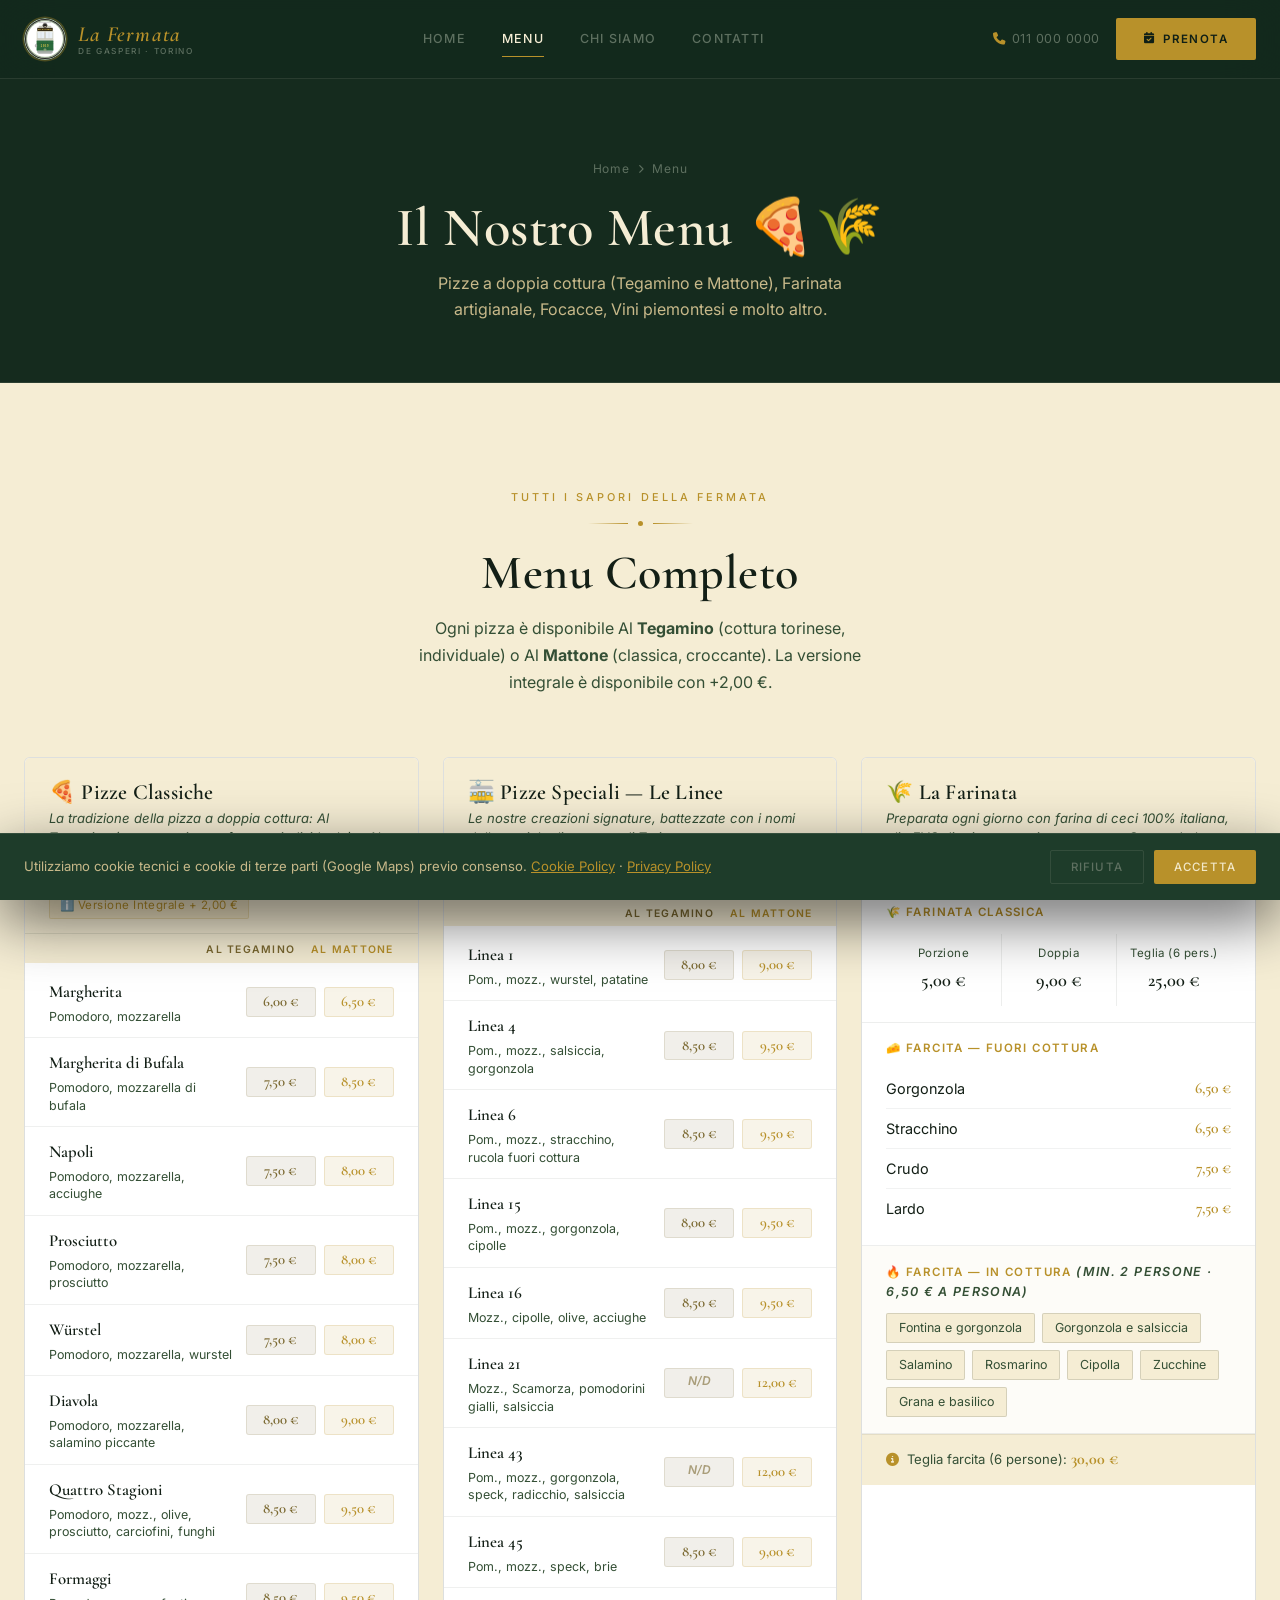
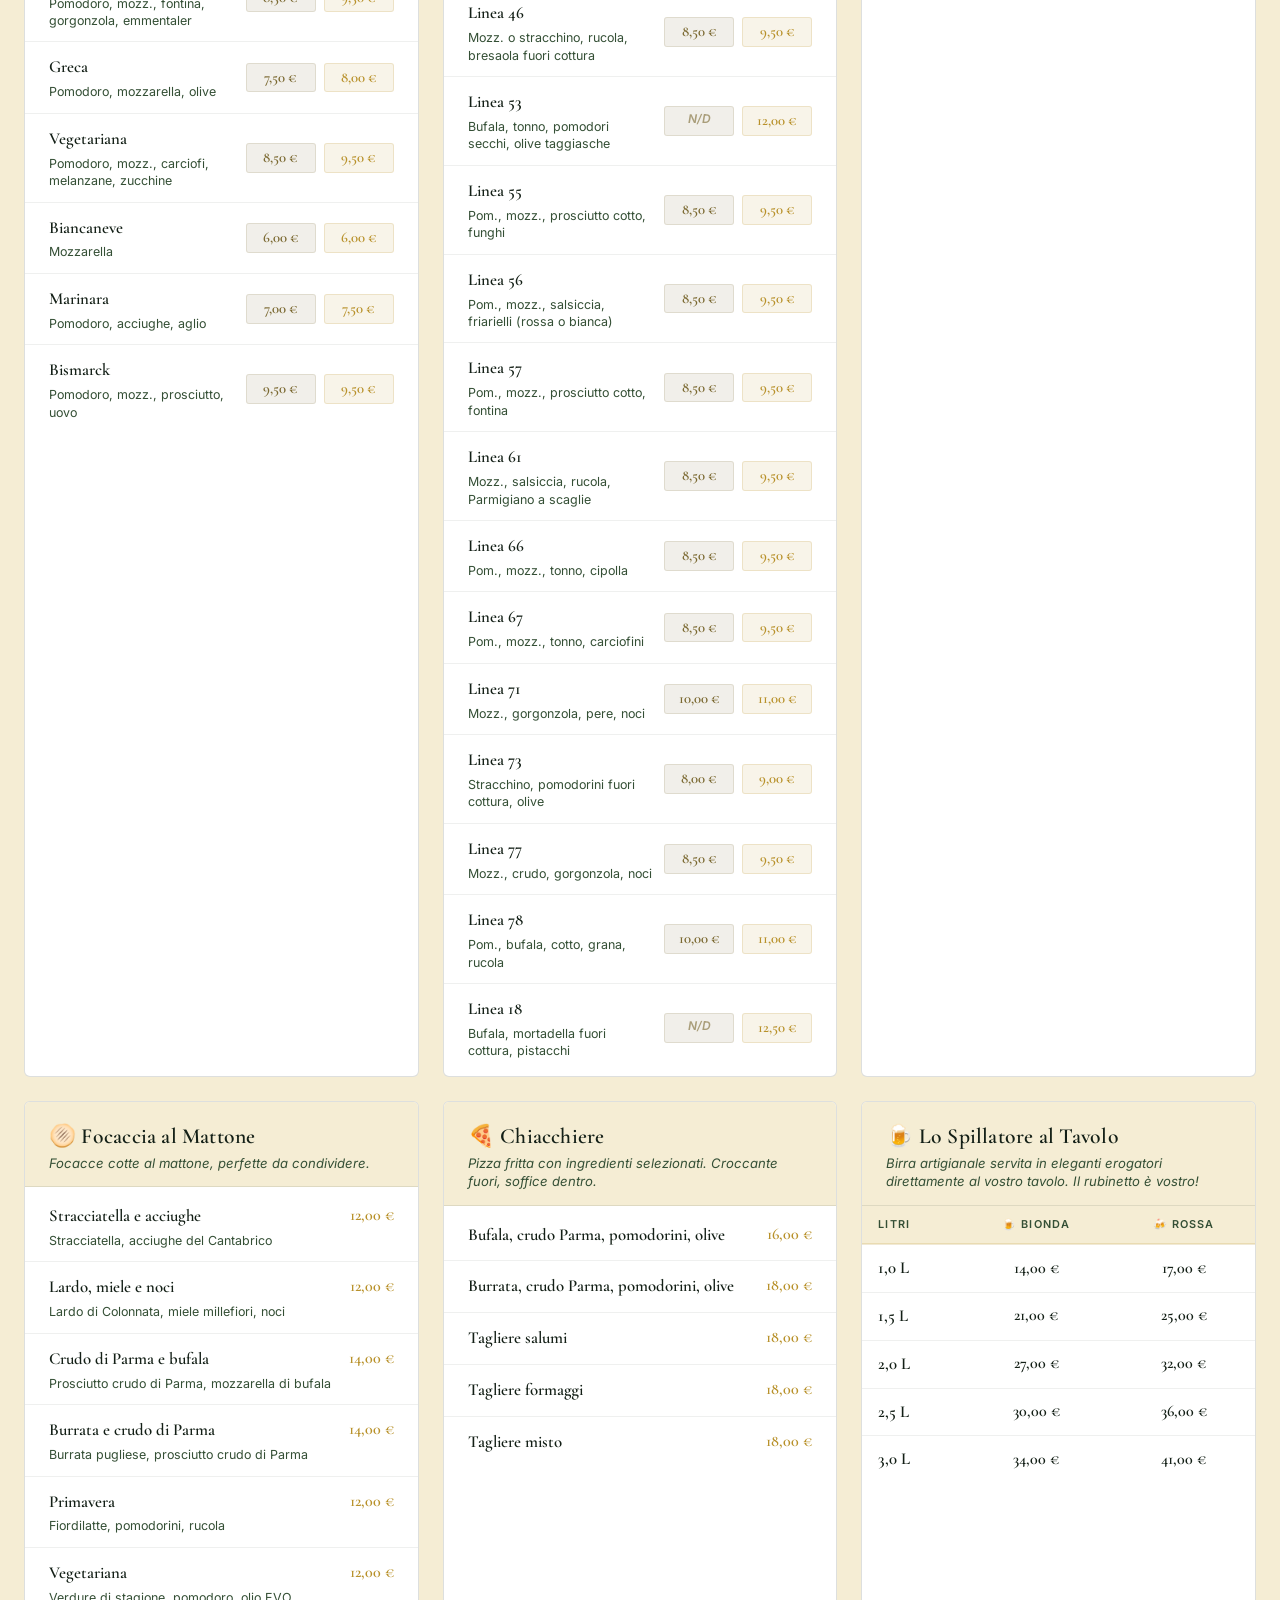
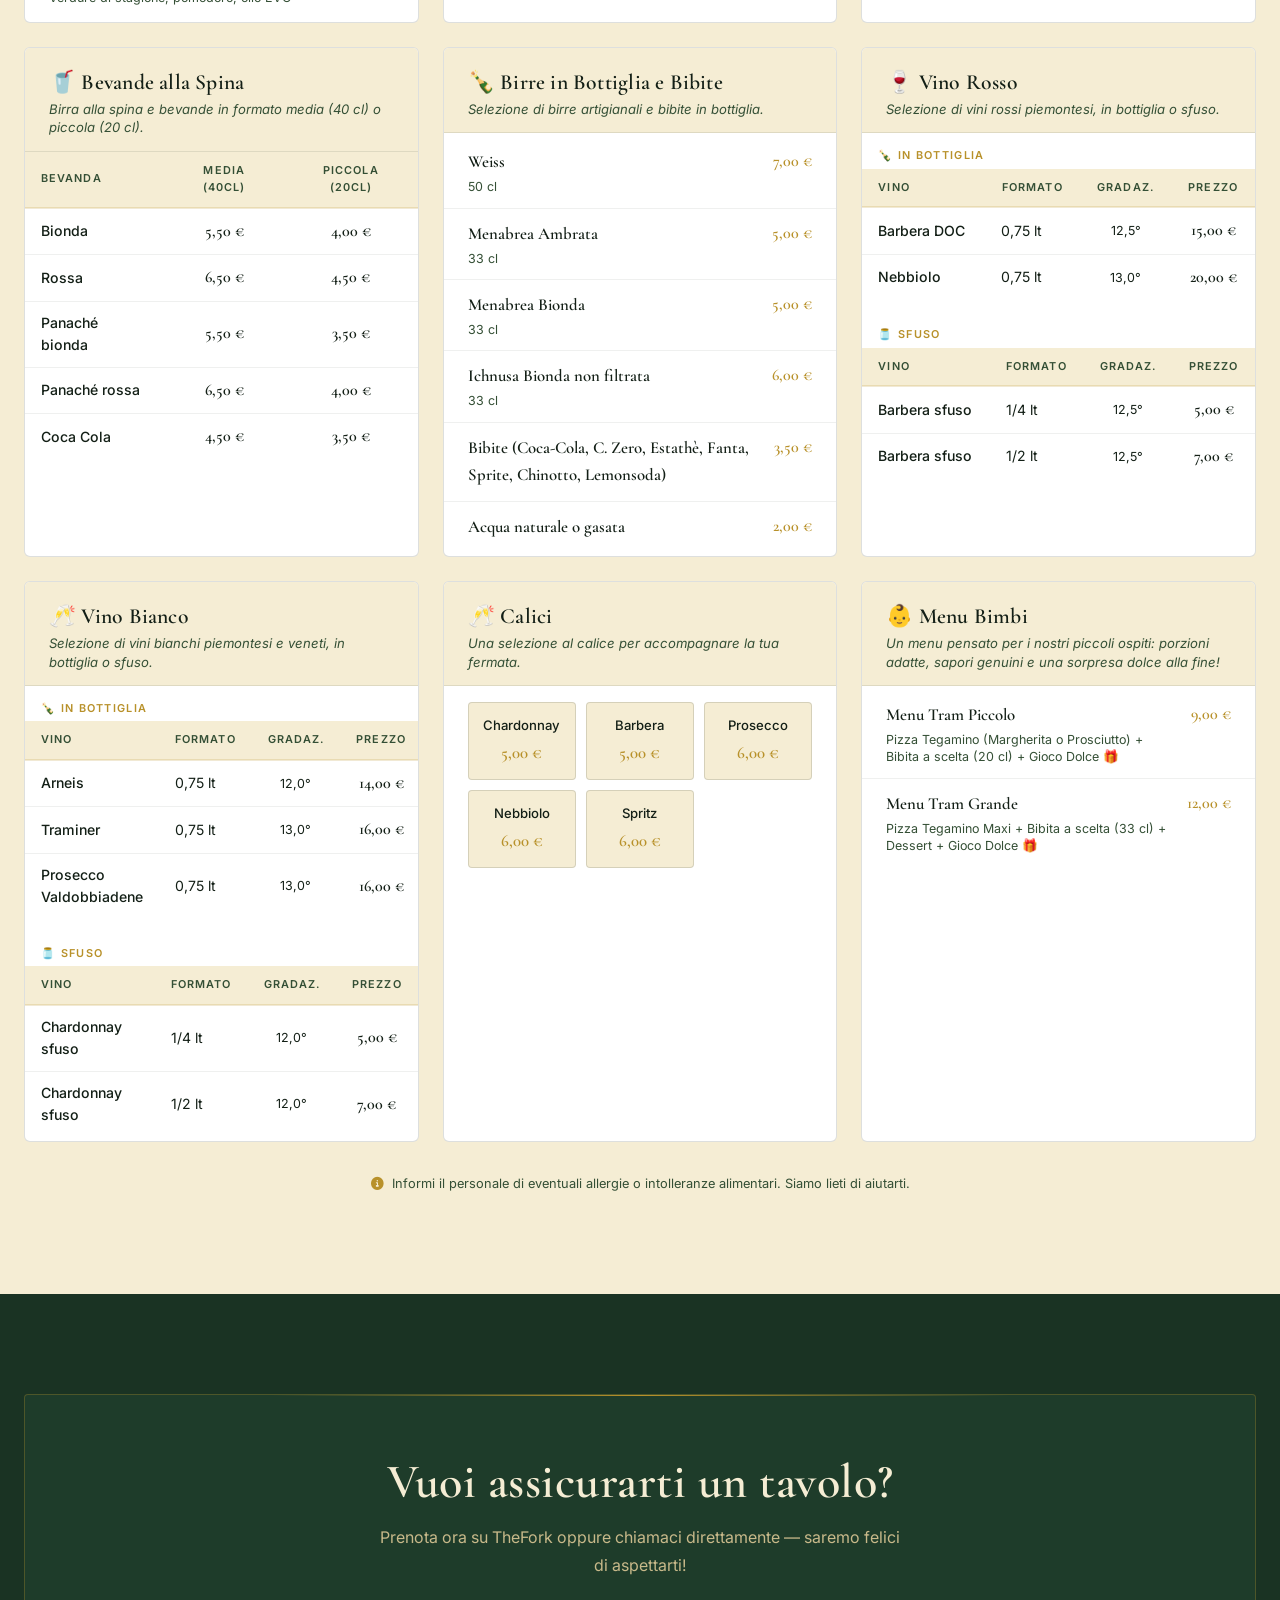
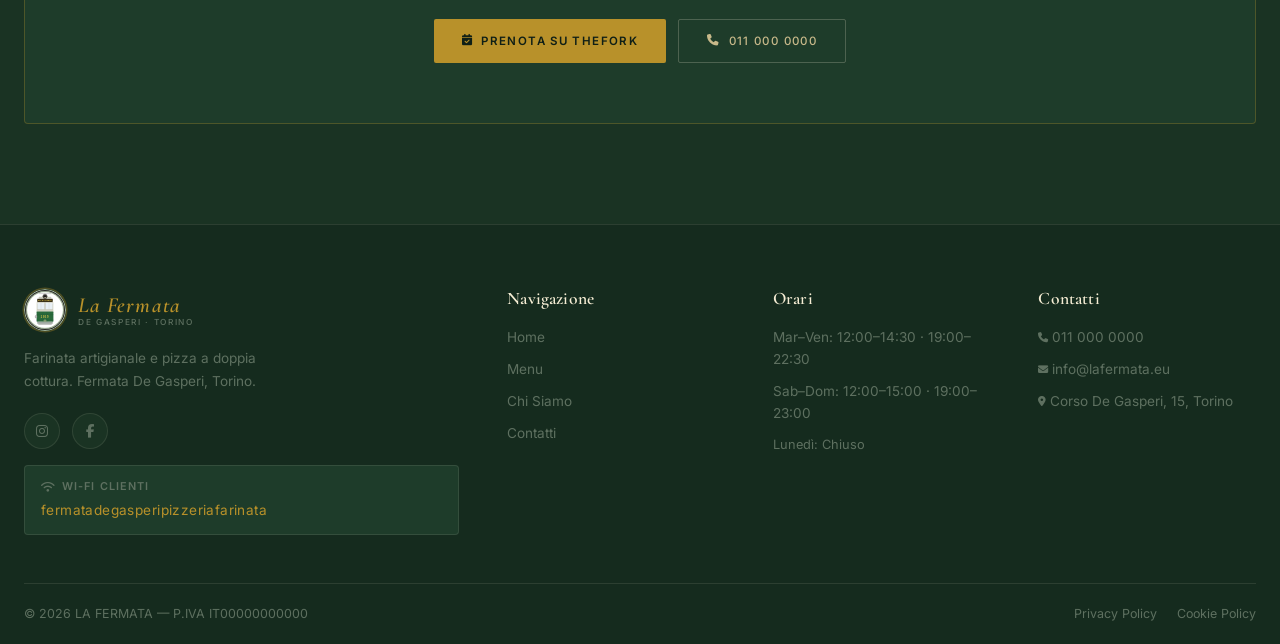
<file: menu.html>
<!DOCTYPE html>
<html lang="it">
<head>
    <meta charset="UTF-8">
    <meta name="viewport" content="width=device-width, initial-scale=1.0, viewport-fit=cover">
    <title>Menu — LA FERMATA · Farinata e Pizza Restaurant Torino</title>
    <meta name="description" content="Il menu completo di LA FERMATA: pizze classiche e speciali (Linee tram) in versione Tegamino e Mattone, Farinata classica e farcita, Focacce, Vini piemontesi, Birre artigianali. Torino, Corso De Gasperi.">
    <meta name="theme-color" content="#0F1F16">
    <link rel="icon" type="image/svg+xml" href="favicon.svg">
    <link rel="stylesheet" href="https://cdnjs.cloudflare.com/ajax/libs/font-awesome/6.4.0/css/all.min.css">
    <link rel="stylesheet" href="style.css">
</head>
<body>

<header id="main-header">
    <div class="container nav-wrapper">
        <a href="index.html" class="logo"><img src="images/logo-tram.svg" class="logo-img" alt="La Fermata De Gasperi logo"><span class="logo-name"><em>La Fermata</em><small>De Gasperi · Torino</small></span></a>
        <nav class="desktop-menu">
            <a href="index.html">Home</a>
            <a href="menu.html" class="active">Menu</a>
            <a href="storia.html">Chi Siamo</a>
            <a href="contatti.html">Contatti</a>
        </nav>
        <div class="header-right">
            <a data-config-href="tel:{telefonoHref}" href="#" class="phone-cta">
                <i class="fa-solid fa-phone"></i>
                <span data-config="telefono">011 000 0000</span>
            </a>
            <a data-config-href="{theforkUrl}" href="#" class="btn-red" target="_blank" rel="noopener">
                <i class="fa-solid fa-calendar-check"></i> Prenota
            </a>
        </div>
        <button class="hamburger" id="hamburger" aria-label="Apri menu"><span></span><span></span><span></span></button>
    </div>
    <nav class="mobile-menu" id="mobile-menu">
        <a href="index.html"><i class="fa-solid fa-house"></i> Home</a>
        <a href="menu.html" class="active"><i class="fa-solid fa-utensils"></i> Menu</a>
        <a href="storia.html"><i class="fa-solid fa-book-open"></i> Chi Siamo</a>
        <a href="contatti.html"><i class="fa-solid fa-location-dot"></i> Contatti</a>
        <div class="mobile-cta">
            <a data-config-href="tel:{telefonoHref}" href="#" class="btn-outline"><i class="fa-solid fa-phone"></i> Chiama</a>
            <a data-config-href="{theforkUrl}" href="#" class="btn-red" target="_blank" rel="noopener"><i class="fa-solid fa-calendar-check"></i> Prenota un Tavolo</a>
        </div>
    </nav>
</header>

<!-- Page Hero -->
<div class="page-hero">
    <div class="container">
        <div class="breadcrumb">
            <a href="index.html">Home</a>
            <i class="fa-solid fa-chevron-right fa-xs"></i>
            <span>Menu</span>
        </div>
        <h1>Il Nostro Menu 🍕🌾</h1>
        <p>Pizze a doppia cottura (Tegamino e Mattone), Farinata artigianale, Focacce, Vini piemontesi e molto altro.</p>
    </div>
</div>

<!-- Menu Section -->
<section class="menu-section">
    <div class="container">
        <div class="section-header animate-on-scroll">
            <span class="section-eyebrow">Tutti i sapori della fermata</span>
            <div class="section-divider"><span class="section-divider-dot"></span></div>
            <h2>Menu Completo</h2>
            <p>Ogni pizza è disponibile Al <strong>Tegamino</strong> (cottura torinese, individuale) o Al <strong>Mattone</strong> (classica, croccante). La versione integrale è disponibile con +2,00 €.</p>
        </div>
        <div id="menu-grid"></div>
        <p class="menu-note animate-on-scroll">
            <i class="fa-solid fa-circle-info"></i>
            Informi il personale di eventuali allergie o intolleranze alimentari. Siamo lieti di aiutarti.
        </p>
    </div>
</section>

<!-- CTA TheFork -->
<section class="cta-section">
    <div class="container">
        <div class="cta-box animate-on-scroll">
            <h2>Vuoi assicurarti un tavolo?</h2>
            <p>Prenota ora su TheFork oppure chiamaci direttamente — saremo felici di aspettarti!</p>
            <div class="cta-buttons">
                <a data-config-href="{theforkUrl}" href="#" class="btn-red" target="_blank" rel="noopener">
                    <i class="fa-solid fa-calendar-check"></i> Prenota su TheFork
                </a>
                <a data-config-href="tel:{telefonoHref}" href="#" class="btn-outline">
                    <i class="fa-solid fa-phone"></i> <span data-config="telefono">011 000 0000</span>
                </a>
            </div>
        </div>
    </div>
</section>

<!-- Footer -->
<footer>
    <div class="container">
        <div class="footer-grid">
            <div class="footer-brand">
                <a href="index.html" class="logo"><img src="images/logo-tram.svg" class="logo-img" alt="La Fermata De Gasperi logo"><span class="logo-name"><em>La Fermata</em><small>De Gasperi · Torino</small></span></a>
                <p>Farinata artigianale e pizza a doppia cottura. Fermata De Gasperi, Torino.</p>
                <div class="footer-social">
                    <a data-config-href="{instagram}" href="#" target="_blank" rel="noopener" aria-label="Instagram"><i class="fa-brands fa-instagram"></i></a>
                    <a data-config-href="{facebook}" href="#" target="_blank" rel="noopener" aria-label="Facebook"><i class="fa-brands fa-facebook-f"></i></a>
                </div>
                <div class="footer-wifi">
                    <div class="wifi-label"><i class="fa-solid fa-wifi"></i> Wi-Fi Clienti</div>
                    <span class="wifi-pass" data-config="wifiPassword">fermatadegasperipizzeriafarinata</span>
                </div>
            </div>
            <div class="footer-col">
                <h4>Navigazione</h4>
                <ul>
                    <li><a href="index.html">Home</a></li>
                    <li><a href="menu.html">Menu</a></li>
                    <li><a href="storia.html">Chi Siamo</a></li>
                    <li><a href="contatti.html">Contatti</a></li>
                </ul>
            </div>
            <div class="footer-col">
                <h4>Orari</h4>
                <ul>
                    <li><span data-config="orariSettimana">Mar–Ven: 12:00–14:30 · 19:00–22:30</span></li>
                    <li><span data-config="orariSabato">Sab–Dom: 12:00–15:00 · 19:00–23:00</span></li>
                    <li><span style="color:var(--text-muted);font-size:0.8rem;">Lunedì: Chiuso</span></li>
                </ul>
            </div>
            <div class="footer-col">
                <h4>Contatti</h4>
                <ul>
                    <li><a data-config-href="tel:{telefonoHref}" href="#"><i class="fa-solid fa-phone fa-xs"></i> <span data-config="telefono">011 000 0000</span></a></li>
                    <li><a href="mailto:info@lafermata.eu"><i class="fa-solid fa-envelope fa-xs"></i> info@lafermata.eu</a></li>
                    <li><span><i class="fa-solid fa-location-dot fa-xs"></i> <span data-config="indirizzo">Corso De Gasperi, 15</span>, <span data-config="citta">Torino</span></span></li>
                </ul>
            </div>
        </div>
        <div class="footer-bottom">
            <p>© <span data-anno></span> <span data-config="nomeAzienda">LA FERMATA</span> — P.IVA <span data-config="pIva">IT00000000000</span></p>
            <div class="footer-legal">
                <a href="privacy.html">Privacy Policy</a>
                <a href="cookie.html">Cookie Policy</a>
            </div>
        </div>
    </div>
</footer>

<div class="sticky-prenota">
    <a data-config-href="{theforkUrl}" href="#" target="_blank" rel="noopener">
        <i class="fa-solid fa-calendar-check"></i> Prenota un Tavolo
    </a>
</div>

<nav class="bottom-nav">
    <a href="index.html" class="bottom-nav-item"><i class="fa-solid fa-house"></i><span>Home</span></a>
    <a href="menu.html" class="bottom-nav-item active"><i class="fa-solid fa-utensils"></i><span>Menu</span></a>
    <a href="storia.html" class="bottom-nav-item"><i class="fa-solid fa-book-open"></i><span>Chi Siamo</span></a>
    <a href="contatti.html" class="bottom-nav-item"><i class="fa-solid fa-location-dot"></i><span>Contatti</span></a>
</nav>

<div id="cookie-banner" style="display:none;">
    <p>Utilizziamo cookie tecnici e cookie di terze parti (Google Maps) previo consenso.
       <a href="cookie.html">Cookie Policy</a> · <a href="privacy.html">Privacy Policy</a></p>
    <div class="cookie-buttons">
        <button class="btn-cookie-reject" id="cookie-reject">Rifiuta</button>
        <button class="btn-cookie-accept" id="cookie-accept">Accetta</button>
    </div>
</div>

<button id="back-to-top" onclick="window.scrollTo({top:0,behavior:'smooth'})" aria-label="Torna su">
    <i class="fa-solid fa-chevron-up"></i>
</button>

<script src="config.js"></script>
<script>
(function () {
    var header = document.getElementById('main-header');
    window.addEventListener('scroll', function () {
        header.classList.toggle('scrolled', window.scrollY > 60);
        var btt = document.getElementById('back-to-top');
        if (btt) btt.classList.toggle('visible', window.scrollY > 300);
    }, { passive: true });

    var btn = document.getElementById('hamburger');
    var menu = document.getElementById('mobile-menu');
    if (btn && menu) {
        btn.addEventListener('click', function () { btn.classList.toggle('open'); menu.classList.toggle('open'); });
        menu.querySelectorAll('a').forEach(function(a) { a.addEventListener('click', function() { btn.classList.remove('open'); menu.classList.remove('open'); }); });
    }

    if ('IntersectionObserver' in window) {
        var obs = new IntersectionObserver(function(entries) {
            entries.forEach(function(e) { if (e.isIntersecting) { e.target.classList.add('visible'); obs.unobserve(e.target); } });
        }, { threshold: 0.10 });
        document.querySelectorAll('.animate-on-scroll').forEach(function(el) { obs.observe(el); });
    }
    // Fallback: make ALL elements visible after 1s (handles full-page screenshots, slow JS, etc.)
    setTimeout(function () {
        document.querySelectorAll('.animate-on-scroll:not(.visible)').forEach(function(el) { el.classList.add('visible'); });
    }, 800);

    var consent = localStorage.getItem('cookieConsent');
    var banner = document.getElementById('cookie-banner');
    if (!consent && banner) setTimeout(function () { banner.style.display = 'flex'; }, 1500);
    var a = document.getElementById('cookie-accept');
    var r = document.getElementById('cookie-reject');
    if (a) a.addEventListener('click', function () { localStorage.setItem('cookieConsent','accepted'); banner.style.display='none'; });
    if (r) r.addEventListener('click', function () { localStorage.setItem('cookieConsent','rejected'); banner.style.display='none'; });
})();
</script>
</body>
</html>
</file>
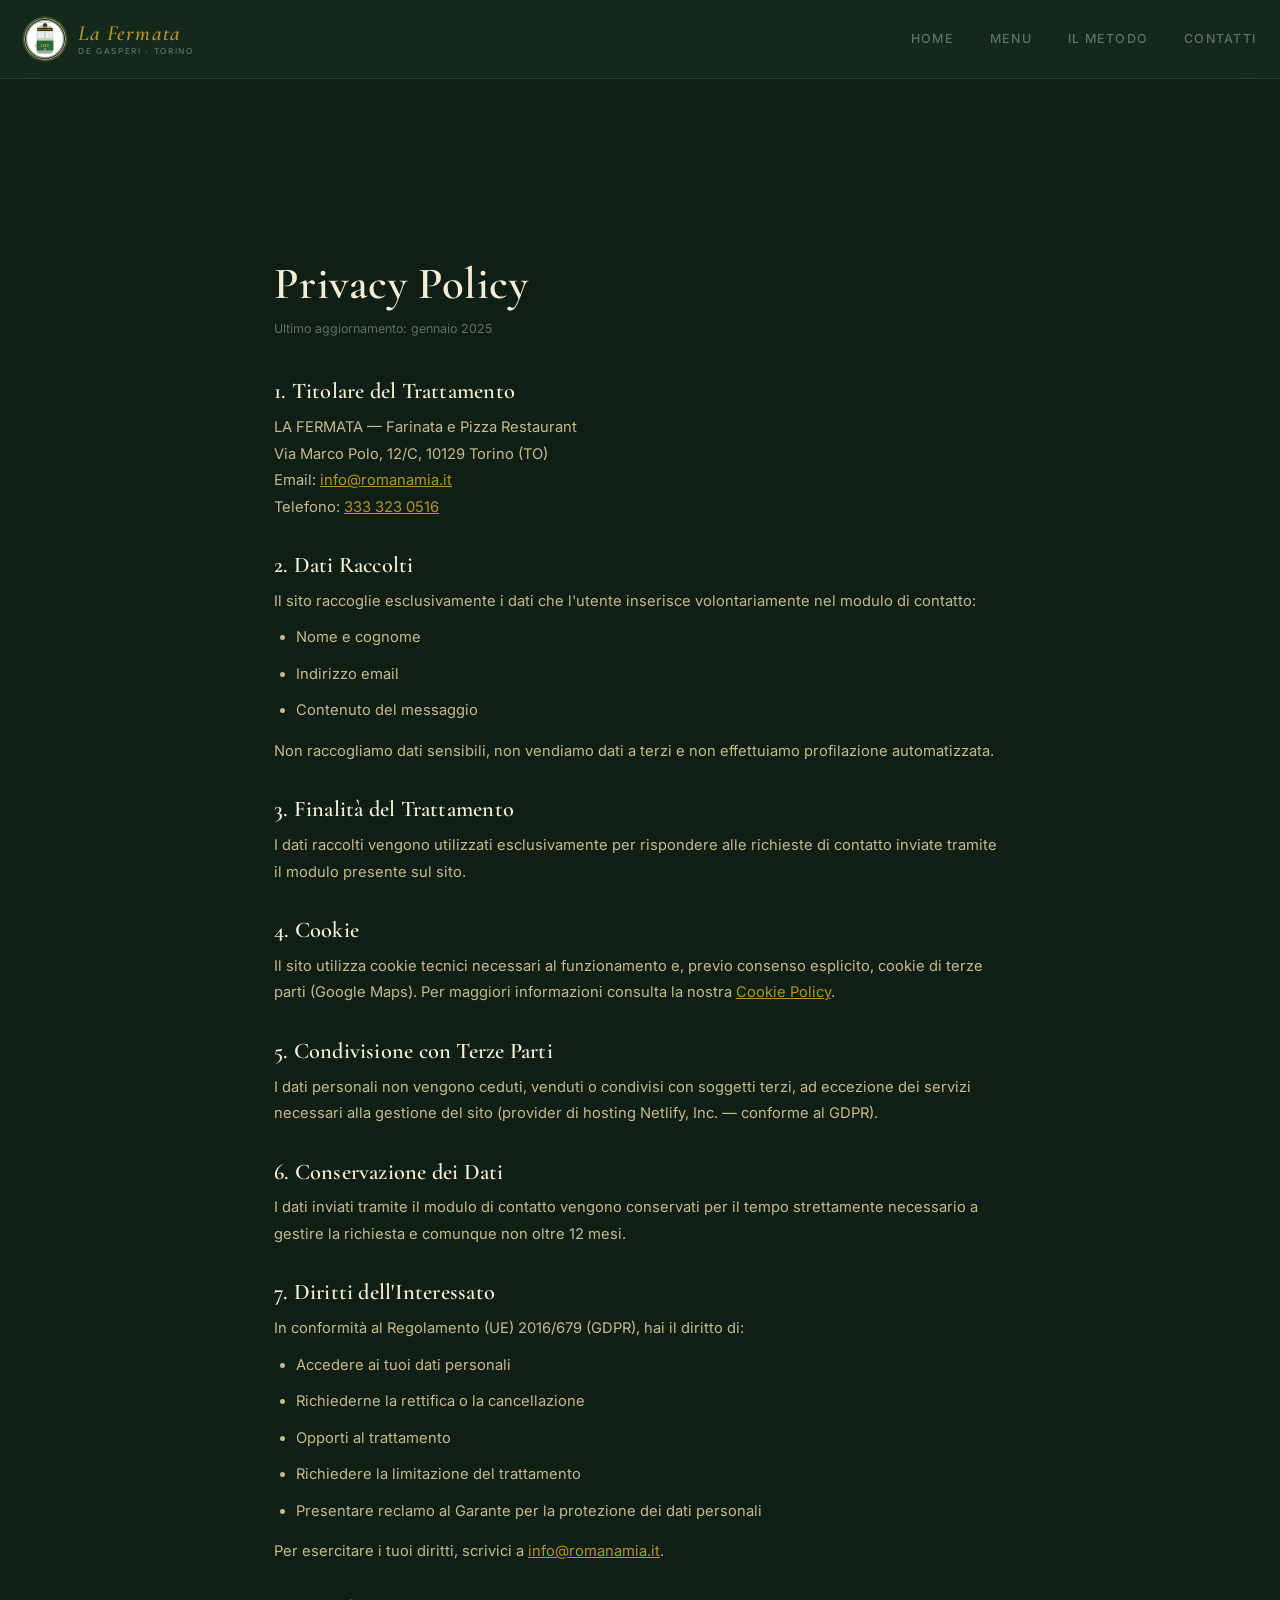
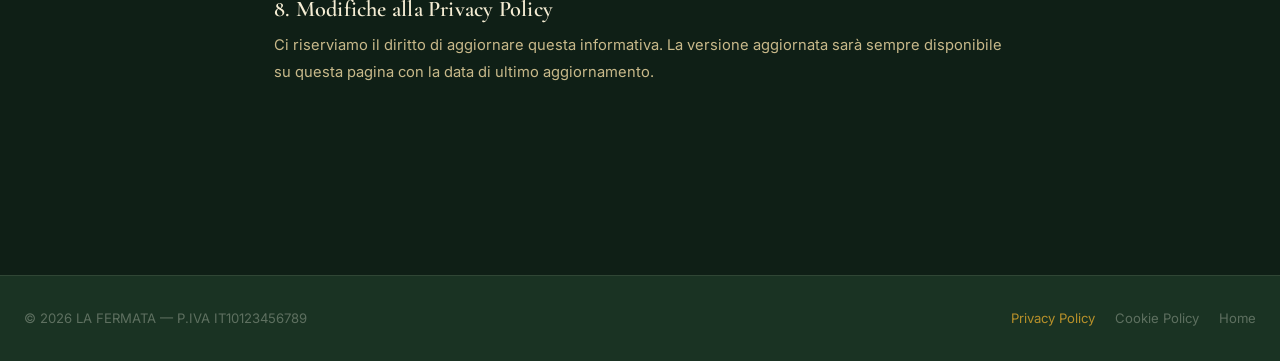
<file: privacy.html>
<!DOCTYPE html>
<html lang="it">
<head>
    <meta charset="UTF-8">
    <meta name="viewport" content="width=device-width, initial-scale=1.0, viewport-fit=cover">
    <title>Privacy Policy — LA FERMATA</title>
    <meta name="robots" content="noindex">
    <meta name="theme-color" content="#0F1F16">
    <meta name="apple-mobile-web-app-capable" content="yes">
    <meta name="mobile-web-app-capable" content="yes">
    <link rel="icon" type="image/svg+xml" href="favicon.svg">
    <link rel="stylesheet" href="https://cdnjs.cloudflare.com/ajax/libs/font-awesome/6.4.0/css/all.min.css">
    <link rel="stylesheet" href="style.css">
</head>
<body>
<header id="main-header">
    <div class="container nav-wrapper">
        <a href="index.html" class="logo">
            <img src="images/logo-tram.svg" class="logo-img" alt="La Fermata De Gasperi logo"><span class="logo-name"><em>La Fermata</em><small>De Gasperi · Torino</small></span>
        </a>
        <nav class="desktop-menu">
            <a href="index.html">Home</a>
            <a href="menu.html">Menu</a>
            <a href="storia.html">Il Metodo</a>
            <a href="contatti.html">Contatti</a>
        </nav>
    </div>
</header>

<section class="legal-page">
    <div class="container">
        <div class="legal-content">
            <h1>Privacy Policy</h1>
            <span class="last-update">Ultimo aggiornamento: gennaio 2025</span>

            <h2>1. Titolare del Trattamento</h2>
            <p>LA FERMATA — Farinata e Pizza Restaurant<br>
            Via Marco Polo, 12/C, 10129 Torino (TO)<br>
            Email: <a href="mailto:info@romanamia.it">info@romanamia.it</a><br>
            Telefono: <a href="tel:3333230516">333 323 0516</a></p>

            <h2>2. Dati Raccolti</h2>
            <p>Il sito raccoglie esclusivamente i dati che l'utente inserisce volontariamente nel modulo di contatto:</p>
            <ul>
                <li>Nome e cognome</li>
                <li>Indirizzo email</li>
                <li>Contenuto del messaggio</li>
            </ul>
            <p>Non raccogliamo dati sensibili, non vendiamo dati a terzi e non effettuiamo profilazione automatizzata.</p>

            <h2>3. Finalità del Trattamento</h2>
            <p>I dati raccolti vengono utilizzati esclusivamente per rispondere alle richieste di contatto inviate tramite il modulo presente sul sito.</p>

            <h2>4. Cookie</h2>
            <p>Il sito utilizza cookie tecnici necessari al funzionamento e, previo consenso esplicito, cookie di terze parti (Google Maps). Per maggiori informazioni consulta la nostra <a href="cookie.html">Cookie Policy</a>.</p>

            <h2>5. Condivisione con Terze Parti</h2>
            <p>I dati personali non vengono ceduti, venduti o condivisi con soggetti terzi, ad eccezione dei servizi necessari alla gestione del sito (provider di hosting Netlify, Inc. — conforme al GDPR).</p>

            <h2>6. Conservazione dei Dati</h2>
            <p>I dati inviati tramite il modulo di contatto vengono conservati per il tempo strettamente necessario a gestire la richiesta e comunque non oltre 12 mesi.</p>

            <h2>7. Diritti dell'Interessato</h2>
            <p>In conformità al Regolamento (UE) 2016/679 (GDPR), hai il diritto di:</p>
            <ul>
                <li>Accedere ai tuoi dati personali</li>
                <li>Richiederne la rettifica o la cancellazione</li>
                <li>Opporti al trattamento</li>
                <li>Richiedere la limitazione del trattamento</li>
                <li>Presentare reclamo al Garante per la protezione dei dati personali</li>
            </ul>
            <p>Per esercitare i tuoi diritti, scrivici a <a href="mailto:info@romanamia.it">info@romanamia.it</a>.</p>

            <h2>8. Modifiche alla Privacy Policy</h2>
            <p>Ci riserviamo il diritto di aggiornare questa informativa. La versione aggiornata sarà sempre disponibile su questa pagina con la data di ultimo aggiornamento.</p>
        </div>
    </div>
</section>

<footer style="background: var(--bg-surface); border-top: 1px solid var(--border-subtle); padding: 32px 0;">
    <div class="container" style="display:flex; justify-content:space-between; align-items:center; flex-wrap:wrap; gap:16px;">
        <p style="color:var(--text-muted); font-size:0.82rem; font-family:'Inter',sans-serif;">© <span data-anno></span> LA FERMATA — P.IVA IT10123456789</p>
        <div style="display:flex; gap:20px;">
            <a href="privacy.html" style="color:var(--accent); font-size:0.82rem; font-family:'Inter',sans-serif;">Privacy Policy</a>
            <a href="cookie.html" style="color:var(--text-muted); font-size:0.82rem; font-family:'Inter',sans-serif;">Cookie Policy</a>
            <a href="index.html" style="color:var(--text-muted); font-size:0.82rem; font-family:'Inter',sans-serif;">Home</a>
        </div>
    </div>
</footer>

<script src="config.js"></script>
<script>
document.getElementById('main-header') && window.addEventListener('scroll', function () {
    document.getElementById('main-header').classList.toggle('scrolled', window.scrollY > 60);
}, { passive: true });
</script>
</body>
</html>
</file>
<file: style.css>
/* ============================================================
   LA FERMATA — Farinata e Pizza Restaurant · Torino
   Palette Tram: Verde Foresta + Oro Tram + Crema Pergamena
   Tipografia: Cormorant Garamond + Inter
   ============================================================ */

/* --- 1. GOOGLE FONTS --- */
@import url('https://fonts.googleapis.com/css2?family=Cormorant+Garamond:ital,wght@0,400;0,500;0,600;0,700;1,400;1,500;1,600&family=Inter:wght@300;400;500;600&display=swap');

/* --- 2. VARIABILI DI COLORE (Tram Torinese) --- */
:root {
    /* Sfondi scuri — Verde Foresta (carrozzeria vecchi tram GTT) */
    --bg-primary:    #0F1F16;   /* Verde Foresta profondo, più ricco */
    --bg-secondary:  #152B1E;   /* Verde Foresta medio */
    --bg-surface:    #1A3323;   /* Verde Foresta superficie */
    --bg-card:       #1E3C2A;   /* Verde Foresta card */

    /* Sfondo chiaro — Crema/Pergamena */
    --bg-light:      #F5EDD4;   /* Crema principale */
    --bg-light-card: #EDE3C0;   /* Crema più scura per card */
    --bg-light-surf: #FAF4E4;   /* Crema chiara per hover */

    /* Testo su sfondo scuro */
    --text-primary:  #F5EDD4;   /* Crema calda */
    --text-secondary:#C8B98A;   /* Crema attenuata */
    --text-muted:    #5E7060;   /* Verde-grigio attenuato */

    /* Testo su sfondo chiaro */
    --text-dark:     #131F16;   /* Verde scuro / quasi nero */
    --text-dark-sec: #344F35;   /* Verde scuro secondario */
    --text-dark-mut: #6E8060;   /* Verde attenuato */

    /* Accento: Oro Tram — il giallo "2019" del logo */
    --accent:        #B8912A;   /* Oro elegante del tram */
    --accent-hover:  #C9A840;
    --accent-light:  rgba(184, 145, 42, 0.12);

    /* Bordi */
    --border:        rgba(184, 145, 42, 0.30);
    --border-subtle: rgba(245, 237, 212, 0.10);
    --border-medium: rgba(245, 237, 212, 0.22);
    --border-light:  rgba(19, 31, 22, 0.14);

    /* Ombre */
    --shadow-sm:     0 2px 12px rgba(0,0,0,0.40);
    --shadow-md:     0 8px 32px rgba(0,0,0,0.50);
    --shadow-lg:     0 20px 60px rgba(0,0,0,0.60);
    --shadow-glow:   0 0 48px rgba(184,145,42,0.12);

    /* Legacy aliases */
    --primary-red:   var(--accent);
    --primary-dark:  var(--bg-primary);
    --text-main:     var(--text-primary);
    --text-light:    var(--text-secondary);
    --white:         #F5EDD4;
    --border-old:    var(--border);
    --accent-legacy: var(--accent);
}

*, *::before, *::after { margin: 0; padding: 0; box-sizing: border-box; }
html { scroll-behavior: smooth; overflow-x: hidden; }
body {
    font-family: 'Inter', sans-serif;
    font-weight: 400;
    color: var(--text-primary);
    line-height: 1.6;
    background-color: var(--bg-primary);
    overflow-x: hidden;
}
h1, h2, h3, h4, h5 {
    font-family: 'Cormorant Garamond', serif;
    line-height: 1.15;
    font-weight: 600;
    letter-spacing: 0.01em;
}
a { text-decoration: none; transition: all 0.6s cubic-bezier(0.16,1,0.3,1); color: inherit; }
ul { list-style: none; }
img { width: 100%; display: block; object-fit: cover; }

/* --- 3. HEADER --- */
header {
    background: rgba(20, 43, 30, 0.88);
    backdrop-filter: blur(28px) saturate(160%);
    -webkit-backdrop-filter: blur(28px) saturate(160%);
    border-bottom: 1px solid var(--border-subtle);
    padding: 18px 0;
    position: sticky;
    top: 0;
    z-index: 2000;
    transition: padding 0.5s cubic-bezier(0.16,1,0.3,1), box-shadow 0.5s ease;
}
header.scrolled {
    padding: 12px 0;
    background: rgba(18, 38, 26, 0.97);
    box-shadow: 0 4px 40px rgba(0,0,0,0.55);
}
.container { max-width: 1280px; margin: 0 auto; padding: 0 24px; }
.nav-wrapper { display: flex; justify-content: space-between; align-items: center; gap: 16px; }

/* Logo */
.logo {
    display: flex; align-items: center; gap: 12px;
    font-family: 'Cormorant Garamond', serif;
    font-weight: 600; font-size: 1.35rem; letter-spacing: 0.05em;
    color: var(--text-primary); white-space: nowrap; flex-shrink: 0;
}
.logo-img {
    width: 42px; height: 42px;
    border-radius: 50%; flex-shrink: 0;
    transition: transform 0.6s cubic-bezier(0.16,1,0.3,1), box-shadow 0.4s ease;
    box-shadow: 0 0 0 1.5px rgba(184,145,42,0.35);
    object-fit: contain;
}
.logo:hover .logo-img {
    transform: rotate(-5deg) scale(1.06);
    box-shadow: 0 0 0 2px var(--accent), 0 4px 16px rgba(184,145,42,0.25);
}
/* Fallback: if old .logo-icon element is present keep it from breaking */
.logo-icon {
    width: 42px; height: 42px;
    background: var(--bg-surface);
    border: 1px solid var(--border);
    border-radius: 50%;
    display: flex; align-items: center; justify-content: center;
    font-size: 1.1rem; flex-shrink: 0;
    transition: transform 0.6s cubic-bezier(0.16,1,0.3,1), border-color 0.4s ease;
}
.logo:hover .logo-icon { transform: rotate(-4deg); border-color: var(--accent); }
.logo span { color: var(--text-primary); }
.logo span em { color: var(--accent); font-style: italic; }
.logo-name { display: flex; flex-direction: column; line-height: 1.15; }
.logo-name small {
    font-family: 'Inter', sans-serif;
    font-size: 0.52rem; font-weight: 500;
    letter-spacing: 0.20em; text-transform: uppercase;
    color: var(--text-muted); margin-top: 1px;
}

/* Desktop nav */
.desktop-menu { display: flex; align-items: center; gap: 36px; }
.desktop-menu a {
    color: var(--text-muted);
    font-size: 0.78rem; font-weight: 500;
    letter-spacing: 0.1em; text-transform: uppercase;
    padding: 6px 0; position: relative;
    transition: color 0.4s ease;
}
.desktop-menu a::after {
    content: ''; position: absolute;
    bottom: -2px; left: 0;
    width: 0; height: 1px;
    background: var(--accent);
    transition: width 0.6s cubic-bezier(0.16,1,0.3,1);
}
.desktop-menu a:hover, .desktop-menu a.active { color: var(--text-primary); }
.desktop-menu a:hover::after, .desktop-menu a.active::after { width: 100%; }

/* Header right */
.header-right { display: flex; align-items: center; gap: 16px; flex-shrink: 0; }
.phone-cta {
    color: var(--text-muted); font-size: 0.78rem; font-weight: 400;
    letter-spacing: 0.04em; display: flex; align-items: center; gap: 6px;
}
.phone-cta:hover { color: var(--text-primary); }
.phone-cta i { color: var(--accent); }

/* --- 4. PULSANTI --- */
.btn-red, .btn-prenotazione {
    background: var(--accent); color: #0F1F16;
    border: none; padding: 12px 28px; border-radius: 2px;
    font-family: 'Inter', sans-serif; font-size: 0.72rem; font-weight: 600;
    letter-spacing: 0.12em; text-transform: uppercase; cursor: pointer;
    display: inline-flex; align-items: center; gap: 8px;
    transition: all 0.6s cubic-bezier(0.16,1,0.3,1); white-space: nowrap;
}
.btn-red:hover, .btn-prenotazione:hover {
    background: var(--accent-hover); transform: translateY(-2px);
    box-shadow: 0 8px 28px rgba(184,145,42,0.35); color: #0F1F16;
}
.btn-yellow { background: var(--accent); color: #0F1F16; border: none; padding: 12px 28px;
    border-radius: 2px; font-family: 'Inter', sans-serif; font-size: 0.72rem; font-weight: 600;
    letter-spacing: 0.12em; text-transform: uppercase; cursor: pointer;
    display: inline-flex; align-items: center; gap: 8px;
    transition: all 0.6s cubic-bezier(0.16,1,0.3,1); white-space: nowrap;
}
.btn-yellow:hover { background: var(--accent-hover); transform: translateY(-2px); color: #0F1F16; }
.btn-outline {
    background: transparent; color: var(--text-secondary);
    border: 1px solid var(--border-medium); padding: 12px 28px; border-radius: 2px;
    font-family: 'Inter', sans-serif; font-size: 0.72rem; font-weight: 500;
    letter-spacing: 0.12em; text-transform: uppercase; cursor: pointer;
    display: inline-flex; align-items: center; gap: 8px;
    transition: all 0.6s cubic-bezier(0.16,1,0.3,1); white-space: nowrap;
}
.btn-outline:hover { border-color: var(--accent); color: var(--accent); transform: translateY(-2px); }
.btn-whatsapp {
    background: #1a9e4f; color: #fff; border: none; padding: 12px 28px; border-radius: 2px;
    font-family: 'Inter', sans-serif; font-size: 0.72rem; font-weight: 500;
    letter-spacing: 0.12em; text-transform: uppercase; cursor: pointer;
    display: inline-flex; align-items: center; gap: 8px;
    transition: all 0.6s cubic-bezier(0.16,1,0.3,1); white-space: nowrap;
}
.btn-whatsapp:hover {
    background: #158f44; transform: translateY(-2px);
    box-shadow: 0 8px 28px rgba(26,158,79,0.30); color: #fff;
}
.btn-google-reviews {
    background: transparent; color: var(--text-secondary);
    border: 1px solid var(--border-subtle); padding: 14px 32px; border-radius: 2px;
    font-family: 'Inter', sans-serif; font-size: 0.78rem; font-weight: 500;
    letter-spacing: 0.1em; text-transform: uppercase; cursor: pointer;
    display: inline-flex; align-items: center; gap: 10px;
    transition: all 0.6s cubic-bezier(0.16,1,0.3,1);
}
.btn-google-reviews:hover { border-color: var(--accent); color: var(--accent); transform: translateY(-2px); }

/* --- 5. HAMBURGER --- */
.hamburger {
    display: none; flex-direction: column; justify-content: center; align-items: center;
    gap: 5px; background: none; border: none; cursor: pointer; padding: 6px;
    width: 36px; height: 36px; flex-shrink: 0;
}
.hamburger span {
    display: block; width: 22px; height: 1.5px;
    background: var(--text-secondary);
    transition: all 0.4s cubic-bezier(0.16,1,0.3,1); transform-origin: center;
}
.hamburger.open span:nth-child(1) { transform: translateY(6.5px) rotate(45deg); }
.hamburger.open span:nth-child(2) { opacity: 0; transform: scaleX(0); }
.hamburger.open span:nth-child(3) { transform: translateY(-6.5px) rotate(-45deg); }

/* --- 6. MOBILE MENU --- */
.mobile-menu {
    display: none; flex-direction: column; gap: 0;
    background: rgba(18, 38, 26, 0.99);
    border-top: 1px solid var(--border-subtle);
    overflow: hidden; max-height: 0;
    transition: max-height 0.5s cubic-bezier(0.16,1,0.3,1), opacity 0.4s ease; opacity: 0;
}
.mobile-menu.open { max-height: 560px; opacity: 1; }
.mobile-menu a {
    padding: 14px 24px; color: var(--text-secondary);
    font-size: 0.82rem; font-weight: 400; letter-spacing: 0.06em; text-transform: uppercase;
    border-bottom: 1px solid var(--border-subtle);
    display: flex; align-items: center; gap: 12px;
    transition: color 0.3s ease, background 0.3s ease;
}
.mobile-menu a:hover, .mobile-menu a.active {
    color: var(--text-primary); background: rgba(184,145,42,0.06);
}
.mobile-cta { display: flex; flex-direction: column; gap: 10px; padding: 16px 24px 20px; }
.mobile-cta .btn-outline, .mobile-cta .btn-whatsapp { justify-content: center; width: 100%; }

/* --- 7. HERO --- */
.hero {
    position: relative; min-height: 100svh;
    display: flex; align-items: center; justify-content: center;
    overflow: hidden; background: var(--bg-primary);
}
.hero-bg {
    position: absolute; inset: 0;
    background-image: url('https://images.unsplash.com/photo-1574071318508-1cdbab80d002?q=80&w=1600&auto=format&fit=crop');
    background-size: cover; background-position: center 40%;
    transform: scale(1.06);
    transition: transform 8s ease-out; will-change: transform;
}
.hero:hover .hero-bg { transform: scale(1.04); }
.hero-overlay {
    position: absolute; inset: 0;
    background: linear-gradient(160deg, rgba(8,20,12,0.94) 0%, rgba(15,31,22,0.82) 45%, rgba(8,20,12,0.90) 100%);
}
.hero-content {
    position: relative; z-index: 2; max-width: 760px; padding: 0 24px;
    text-align: center; animation: heroFadeUp 1.1s cubic-bezier(0.16,1,0.3,1) both;
}
@keyframes heroFadeUp {
    from { opacity: 0; transform: translateY(32px); }
    to   { opacity: 1; transform: translateY(0); }
}
/* Hero logo badge */
.hero-logo {
    display: block; margin: 0 auto 28px;
    width: 110px; height: 110px;
    border-radius: 50%;
    box-shadow: 0 0 0 3px rgba(184,145,42,0.40), 0 12px 48px rgba(0,0,0,0.55);
    animation: heroFadeUp 1.1s 0.05s cubic-bezier(0.16,1,0.3,1) both;
    transition: transform 0.6s cubic-bezier(0.16,1,0.3,1), box-shadow 0.5s ease;
}
.hero-logo:hover {
    transform: scale(1.06) rotate(-3deg);
    box-shadow: 0 0 0 4px var(--accent), 0 16px 56px rgba(0,0,0,0.65);
}
.hero-eyebrow {
    display: inline-block; font-family: 'Inter', sans-serif;
    font-size: 0.70rem; font-weight: 500; letter-spacing: 0.24em; text-transform: uppercase;
    color: var(--accent); margin-bottom: 20px;
    animation: heroFadeUp 1.1s 0.18s cubic-bezier(0.16,1,0.3,1) both;
}
.hero-content h1 {
    font-size: clamp(2.8rem, 7vw, 5.2rem); font-weight: 600;
    color: var(--text-primary); margin-bottom: 20px; line-height: 1.08;
    animation: heroFadeUp 1.1s 0.28s cubic-bezier(0.16,1,0.3,1) both;
}
.hero-content h1 em { color: var(--accent); font-style: italic; }
.hero-content p {
    font-size: clamp(1rem, 2vw, 1.12rem); color: var(--text-secondary);
    max-width: 520px; margin: 0 auto 36px; line-height: 1.75;
    animation: heroFadeUp 1.1s 0.38s cubic-bezier(0.16,1,0.3,1) both;
}
.hero-buttons {
    display: flex; gap: 14px; justify-content: center; flex-wrap: wrap; margin-bottom: 52px;
    animation: heroFadeUp 1.1s 0.48s cubic-bezier(0.16,1,0.3,1) both;
}
.hero-trust {
    display: flex; gap: 40px; justify-content: center; flex-wrap: wrap;
    animation: heroFadeUp 1.1s 0.58s cubic-bezier(0.16,1,0.3,1) both;
    padding-top: 24px;
    border-top: 1px solid var(--border-subtle);
}
.hero-trust-item { display: flex; flex-direction: column; align-items: center; gap: 4px; }
.hero-trust-item strong { font-family: 'Cormorant Garamond', serif; font-size: 1rem; font-weight: 600; color: var(--text-primary); }
.hero-trust-item span { font-size: 0.72rem; color: var(--text-muted); letter-spacing: 0.06em; }

/* --- 8. SEZIONI COMUNI --- */
section { padding: 100px 0; }
.section-header { text-align: center; margin-bottom: 60px; max-width: 680px; margin-left: auto; margin-right: auto; }
.section-eyebrow {
    display: inline-block; font-family: 'Inter', sans-serif;
    font-size: 0.68rem; font-weight: 500; letter-spacing: 0.28em; text-transform: uppercase;
    color: var(--accent); margin-bottom: 14px;
}
.section-divider {
    display: flex; align-items: center; justify-content: center; gap: 10px;
    margin: 0 auto 20px;
}
.section-divider::before,
.section-divider::after {
    content: ''; display: block;
    width: 40px; height: 1px;
    background: linear-gradient(90deg, transparent, var(--accent));
}
.section-divider::after {
    background: linear-gradient(90deg, var(--accent), transparent);
}
.section-divider-dot {
    width: 5px; height: 5px;
    background: var(--accent); border-radius: 50%;
    display: inline-block;
}
.section-header h2 { font-size: clamp(2rem, 4vw, 3rem); color: var(--text-primary); margin-bottom: 14px; }
.section-header p { color: var(--text-secondary); font-size: 1rem; line-height: 1.7; max-width: 500px; margin: 0 auto; }

/* Sezioni a sfondo chiaro (crema) */
.section-light { background: var(--bg-light) !important; }
.section-light .section-header h2,
.section-light h2, .section-light h3 { color: var(--text-dark); }
.section-light .section-header p,
.section-light p { color: var(--text-dark-sec); }
.section-light .section-eyebrow { color: var(--accent); }
.section-light .section-divider { background: linear-gradient(90deg, transparent, var(--accent), transparent); }

/* --- 9. SEZIONE MENU --- */
.menu-section { background: var(--bg-light); }
.menu-section .section-header h2 { color: var(--text-dark); }
.menu-section .section-header p { color: var(--text-dark-sec); }

#menu-grid {
    display: grid;
    grid-template-columns: repeat(auto-fit, minmax(340px, 1fr));
    gap: 24px; margin-bottom: 32px;
}

.menu-category-card {
    background: #fff;
    border: 1px solid var(--border-light);
    border-radius: 6px; overflow: hidden;
    transition: border-color 0.4s ease, box-shadow 0.4s ease, transform 0.4s cubic-bezier(0.16,1,0.3,1);
}
.menu-category-card:hover {
    border-color: var(--accent); box-shadow: var(--shadow-md); transform: translateY(-4px);
}
.menu-category-header {
    padding: 22px 24px 14px;
    border-bottom: 1px solid rgba(28,46,32,0.10);
    background: var(--bg-light);
}
.menu-category-title {
    font-size: 1.35rem; color: var(--text-dark); margin-bottom: 5px;
}
.menu-category-desc {
    font-size: 0.82rem; color: var(--text-dark-sec); font-style: italic; line-height: 1.4;
}
.menu-nota-prezzo {
    display: inline-block;
    margin-top: 8px; padding: 4px 10px;
    background: rgba(184,145,42,0.10);
    border: 1px solid rgba(184,145,42,0.20);
    border-radius: 2px;
    font-size: 0.72rem; color: var(--accent); letter-spacing: 0.04em;
}

/* Intestazione colonne Tegamino / Mattone */
.menu-pizza-doppia-header {
    display: flex; align-items: center;
    padding: 8px 24px 4px;
    gap: 16px;
    background: var(--bg-light);
}
.menu-pizza-doppia-header span:first-child { flex: 1; }
.col-label {
    font-size: 0.65rem; font-weight: 600; letter-spacing: 0.12em; text-transform: uppercase;
    white-space: nowrap;
}
.col-tegamino { color: #7A6830; min-width: 72px; text-align: center; }
.col-mattone  { color: var(--accent); min-width: 72px; text-align: center; }

/* Lista pizze */
.menu-pizza-list { padding: 4px 0; }
.menu-pizza-item {
    display: flex; align-items: flex-start; justify-content: space-between;
    gap: 12px; padding: 12px 24px;
    border-bottom: 1px solid rgba(28,46,32,0.07);
    transition: background 0.3s ease;
}
.menu-pizza-item:last-child { border-bottom: none; }
.menu-pizza-item:hover { background: var(--bg-light-surf); }
.menu-pizza-info { display: flex; flex-direction: column; gap: 2px; flex: 1; min-width: 0; }
.menu-pizza-nome {
    font-family: 'Cormorant Garamond', serif;
    font-size: 1.05rem; font-weight: 600; color: var(--text-dark);
}
.menu-pizza-ingredienti { font-size: 0.78rem; color: var(--text-dark-sec); line-height: 1.4; }
.menu-pizza-prezzo {
    font-family: 'Cormorant Garamond', serif;
    font-size: 1rem; font-weight: 600; color: var(--accent);
    white-space: nowrap; flex-shrink: 0;
}

/* Pizza doppia cottura: prezzi Tegamino + Mattone */
.menu-pizza-item--doppia { align-items: center; }
.menu-pizza-prezzi { display: flex; gap: 8px; flex-shrink: 0; }
.prezzo-badge {
    display: flex; flex-direction: column; align-items: center;
    gap: 1px; min-width: 70px; padding: 5px 8px; border-radius: 3px;
    font-family: 'Cormorant Garamond', serif; font-size: 0.92rem; font-weight: 600;
    line-height: 1.2;
}
.prezzo-badge em {
    font-size: 0.58rem; font-weight: 500; letter-spacing: 0.08em;
    text-transform: uppercase; font-style: normal; opacity: 0.7;
}
.prezzo-tegamino { background: rgba(122,104,48,0.10); color: #7A6830; border: 1px solid rgba(122,104,48,0.15); }
.prezzo-mattone  { background: rgba(184,145,42,0.10); color: var(--accent); border: 1px solid rgba(184,145,42,0.18); }
.nd { font-size: 0.75rem; font-style: italic; opacity: 0.6; font-family: 'Inter', sans-serif; }

.menu-note {
    text-align: center; font-size: 0.8rem; color: var(--text-dark-sec);
    display: flex; align-items: center; justify-content: center; gap: 8px;
}
.menu-note i { color: var(--accent); }

/* --- 10. FARINATA --- */
.farinata-block { padding: 8px 0 4px; }
.farinata-classica {
    padding: 16px 24px;
    border-bottom: 1px solid rgba(28,46,32,0.08);
}
.farinata-tipo-label {
    display: block;
    font-family: 'Inter', sans-serif;
    font-size: 0.72rem; font-weight: 600; letter-spacing: 0.12em; text-transform: uppercase;
    color: var(--accent); margin-bottom: 12px;
}
.farinata-formati { display: flex; gap: 0; }
.farinata-formato {
    flex: 1; display: flex; flex-direction: column; align-items: center;
    gap: 4px; padding: 10px 8px;
    border-right: 1px solid rgba(28,46,32,0.08);
    text-align: center;
}
.farinata-formato:last-child { border-right: none; }
.formato-nome { font-size: 0.72rem; color: var(--text-dark-sec); letter-spacing: 0.04em; }
.formato-prezzo { font-family: 'Cormorant Garamond', serif; font-size: 1.15rem; font-weight: 600; color: var(--text-dark); }

.farinata-farcite { padding: 16px 24px; border-bottom: 1px solid rgba(28,46,32,0.08); }
.farinata-list { margin-top: 8px; }
.farinata-item {
    display: flex; justify-content: space-between; align-items: center;
    padding: 7px 0; border-bottom: 1px solid rgba(28,46,32,0.06);
    gap: 12px;
}
.farinata-item:last-child { border-bottom: none; }
.farinata-item-nome { font-size: 0.9rem; color: var(--text-dark); }
.farinata-item-prezzo { font-family: 'Cormorant Garamond', serif; font-size: 0.98rem; font-weight: 600; color: var(--accent); flex-shrink: 0; }

.farinata-incottura { background: rgba(184,145,42,0.03); }
.farinata-nota { font-style: italic; font-size: 0.78rem; color: var(--text-dark-sec); font-family: 'Inter', sans-serif; }
.farinata-gusti {
    display: flex; flex-wrap: wrap; gap: 7px; margin-top: 10px;
}
.farinata-gusto {
    background: var(--bg-light); border: 1px solid var(--border-light);
    border-radius: 2px; padding: 4px 12px;
    font-size: 0.78rem; color: var(--text-dark-sec);
}

.farinata-teglia {
    padding: 12px 24px; font-size: 0.82rem;
    color: var(--text-dark-sec); background: var(--bg-light);
    border-top: 1px solid rgba(28,46,32,0.08);
}
.farinata-teglia strong { color: var(--accent); font-family: 'Cormorant Garamond', serif; font-size: 1rem; }
.farinata-teglia i { color: var(--accent); margin-right: 4px; }

/* --- 11. TABELLE BEVANDE (Spillatore, Spina, Vino) --- */
.drink-table {
    width: 100%; border-collapse: collapse;
    font-size: 0.88rem;
}
.drink-table thead tr {
    background: var(--bg-light);
    border-bottom: 2px solid rgba(184,145,42,0.20);
}
.drink-table th {
    padding: 10px 16px; text-align: left;
    font-family: 'Inter', sans-serif; font-size: 0.68rem; font-weight: 600;
    letter-spacing: 0.10em; text-transform: uppercase; color: var(--text-dark-sec);
}
.drink-table th:not(:first-child) { text-align: center; }
.drink-table td { padding: 10px 16px; border-bottom: 1px solid rgba(28,46,32,0.07); color: var(--text-dark); }
.drink-table tr:last-child td { border-bottom: none; }
.drink-table tr:hover td { background: var(--bg-light-surf); }
.drink-litri { font-family: 'Cormorant Garamond', serif; font-size: 1.05rem; font-weight: 600; }
.drink-nome  { font-weight: 500; }
.drink-prezzo { text-align: center; font-family: 'Cormorant Garamond', serif; font-size: 1rem; font-weight: 600; color: var(--accent); }
.drink-grad { text-align: center; font-size: 0.78rem; color: var(--text-dark-sec); }

/* Vino block */
.vino-block { padding: 4px 0; }
.vino-label {
    display: block; padding: 10px 16px 4px;
    font-size: 0.68rem; font-weight: 600; letter-spacing: 0.12em; text-transform: uppercase;
    color: var(--accent);
}

/* Calici */
.calici-grid {
    display: grid; grid-template-columns: repeat(auto-fill, minmax(100px, 1fr));
    gap: 10px; padding: 16px 24px;
}
.calice-card {
    display: flex; flex-direction: column; align-items: center; gap: 4px;
    padding: 12px 8px;
    background: var(--bg-light); border: 1px solid var(--border-light); border-radius: 4px;
    text-align: center;
    transition: border-color 0.3s ease;
}
.calice-card:hover { border-color: var(--accent); }
.calice-nome { font-size: 0.82rem; color: var(--text-dark); font-weight: 500; }
.calice-prezzo { font-family: 'Cormorant Garamond', serif; font-size: 1.05rem; font-weight: 600; color: var(--accent); }

/* --- 12. RECENSIONI --- */
.recensioni-section { background: var(--bg-secondary); }
.recensioni-grid {
    display: grid; grid-template-columns: repeat(auto-fit, minmax(300px, 1fr));
    gap: 20px; margin-bottom: 40px;
}
.recensione-card {
    background: var(--bg-card); border: 1px solid var(--border-subtle); border-radius: 4px;
    padding: 24px;
    transition: border-color 0.4s ease, transform 0.4s cubic-bezier(0.16,1,0.3,1), box-shadow 0.4s ease;
}
.recensione-card:hover { border-color: var(--border); transform: translateY(-3px); box-shadow: var(--shadow-sm); }
.recensione-header { display: flex; align-items: center; gap: 12px; margin-bottom: 12px; }
.recensione-avatar {
    width: 40px; height: 40px;
    background: var(--bg-surface); border: 1px solid var(--border); border-radius: 50%;
    display: flex; align-items: center; justify-content: center;
    font-family: 'Cormorant Garamond', serif; font-size: 1.1rem; font-weight: 600;
    color: var(--accent); flex-shrink: 0;
}
.recensione-meta { display: flex; flex-direction: column; gap: 2px; flex: 1; }
.recensione-nome { font-size: 0.88rem; font-weight: 500; color: var(--text-primary); }
.recensione-data { font-size: 0.75rem; color: var(--text-muted); }
.google-icon {
    width: 28px; height: 28px; background: #fff; border-radius: 50%;
    display: flex; align-items: center; justify-content: center;
    font-family: 'Inter', sans-serif; font-size: 0.85rem; font-weight: 700;
    color: #4285F4; flex-shrink: 0;
}
.recensione-stelle { display: flex; gap: 2px; margin-bottom: 10px; }
.star { color: var(--text-muted); font-size: 0.9rem; }
.star.filled { color: #F5A623; }
.recensione-testo { font-size: 0.88rem; color: var(--text-secondary); line-height: 1.65; }
.recensioni-cta { text-align: center; }

/* --- 13. ABOUT / 5 MOTIVI --- */
.about-section { background: var(--bg-light); }
.about-section .about-text .label { color: var(--accent); }
.about-section .about-text h2 { color: var(--text-dark); }
.about-section .about-text p { color: var(--text-dark-sec); }
.about-section .about-text p strong { color: var(--text-dark); }
.about-grid { display: grid; grid-template-columns: 1fr 1fr; gap: 80px; align-items: center; }
.about-text .label {
    display: inline-block; font-size: 0.7rem; font-weight: 500;
    letter-spacing: 0.22em; text-transform: uppercase; color: var(--accent); margin-bottom: 14px;
}
.about-text h2 { font-size: clamp(2rem, 3.5vw, 2.8rem); color: var(--text-primary); margin-bottom: 20px; }
.about-text p { font-size: 0.95rem; color: var(--text-secondary); line-height: 1.8; margin-bottom: 16px; }
.about-text p strong { color: var(--text-primary); }
.about-stats { display: flex; gap: 36px; margin-top: 32px; padding-top: 28px; border-top: 1px solid var(--border-subtle); }
.about-stat { display: flex; flex-direction: column; gap: 4px; }
.about-stat strong { font-family: 'Cormorant Garamond', serif; font-size: 2rem; font-weight: 600; color: var(--accent); line-height: 1; }
.about-stat span { font-size: 0.75rem; color: var(--text-muted); letter-spacing: 0.06em; }
.about-image { position: relative; border-radius: 4px; overflow: hidden; aspect-ratio: 4/5; }
.about-image img { height: 100%; object-position: center; transition: transform 0.8s cubic-bezier(0.16,1,0.3,1); }
.about-image:hover img { transform: scale(1.04); }
.about-image-badge {
    position: absolute; bottom: 20px; right: -16px;
    background: var(--bg-card); border: 1px solid var(--border); border-radius: 4px;
    padding: 12px 16px; font-size: 0.75rem; color: var(--text-secondary);
    line-height: 1.5; text-align: center; backdrop-filter: blur(12px); box-shadow: var(--shadow-md);
}

/* 5 Motivi */
.motivi-grid {
    display: grid; grid-template-columns: repeat(auto-fit, minmax(200px, 1fr));
    gap: 20px; margin-top: 12px;
}
.motivo-card {
    background: #fff; border: 1px solid var(--border-light); border-radius: 6px;
    padding: 24px 20px; text-align: center;
    transition: border-color 0.3s ease, transform 0.3s cubic-bezier(0.16,1,0.3,1), box-shadow 0.3s ease;
}
.motivo-card:hover { border-color: var(--accent); transform: translateY(-4px); box-shadow: var(--shadow-md); }
.motivo-num {
    font-family: 'Cormorant Garamond', serif;
    font-size: 2.4rem; font-weight: 700; color: var(--accent);
    line-height: 1; margin-bottom: 10px;
}
.motivo-titolo {
    font-family: 'Cormorant Garamond', serif;
    font-size: 1.15rem; font-weight: 600; color: var(--text-dark); margin-bottom: 6px;
}
.motivo-desc { font-size: 0.82rem; color: var(--text-dark-sec); line-height: 1.5; }

/* --- 14. INSTAGRAM --- */
.instagram-section { background: var(--bg-primary); }
.instagram-grid { display: grid; grid-template-columns: repeat(6, 1fr); gap: 8px; margin-bottom: 36px; }
.instagram-item { position: relative; overflow: hidden; aspect-ratio: 1; border-radius: 2px; }
.instagram-item img { height: 100%; object-position: center; transition: transform 0.6s cubic-bezier(0.16,1,0.3,1); }
.instagram-item:hover img { transform: scale(1.1); }
.instagram-item-overlay {
    position: absolute; inset: 0;
    background: rgba(184,145,42,0.65);
    display: flex; align-items: center; justify-content: center;
    font-size: 1.4rem; color: #fff; opacity: 0; transition: opacity 0.4s ease;
}
.instagram-item:hover .instagram-item-overlay { opacity: 1; }
.instagram-cta { text-align: center; }

/* --- 15. CTA --- */
.cta-section { background: var(--bg-surface); }
.cta-box {
    background: var(--bg-card); border: 1px solid var(--border); border-radius: 4px;
    padding: 60px; text-align: center; position: relative; overflow: hidden;
}
.cta-box::before {
    content: ''; position: absolute; top: 0; left: 50%; transform: translateX(-50%);
    width: 60%; height: 1px;
    background: linear-gradient(90deg, transparent, var(--accent), transparent);
}
.cta-box h2 { font-size: clamp(2rem, 4vw, 3rem); color: var(--text-primary); margin-bottom: 14px; }
.cta-box > p { color: var(--text-secondary); font-size: 1rem; max-width: 520px; margin: 0 auto 40px; line-height: 1.7; }
.cta-info { display: flex; justify-content: center; gap: 48px; flex-wrap: wrap; margin-bottom: 36px; padding-bottom: 36px; border-bottom: 1px solid var(--border-subtle); }
.cta-info-item { display: flex; flex-direction: column; gap: 5px; text-align: center; }
.cta-info-item strong { font-size: 0.78rem; font-weight: 500; letter-spacing: 0.08em; text-transform: uppercase; color: var(--text-primary); display: flex; align-items: center; justify-content: center; gap: 6px; }
.cta-info-item span, .cta-info-item a { font-size: 0.9rem; color: var(--text-secondary); }
.cta-info-item a:hover { color: var(--accent); }
.cta-buttons { display: flex; gap: 12px; justify-content: center; flex-wrap: wrap; }

/* TheFork booking box */
.thefork-box {
    background: var(--bg-card); border: 1px solid var(--border); border-radius: 4px;
    padding: 40px; text-align: center; margin-top: 32px;
}
.thefork-box h3 { font-size: 1.5rem; color: var(--text-primary); margin-bottom: 10px; }
.thefork-box p { font-size: 0.9rem; color: var(--text-secondary); margin-bottom: 20px; }

/* Sticky TheFork CTA (mobile) */
.sticky-prenota {
    position: fixed; bottom: 70px; left: 0; right: 0;
    display: none;
    justify-content: center; padding: 10px 20px;
    z-index: 1600;
    pointer-events: none;
}
.sticky-prenota a {
    pointer-events: all;
    background: var(--accent); color: #0F1F16;
    padding: 13px 32px; border-radius: 24px;
    font-family: 'Inter', sans-serif; font-size: 0.8rem; font-weight: 600;
    letter-spacing: 0.1em; text-transform: uppercase;
    display: inline-flex; align-items: center; gap: 10px;
    box-shadow: 0 4px 24px rgba(184,145,42,0.45);
    transition: transform 0.3s ease, box-shadow 0.3s ease;
}
.sticky-prenota a:hover { transform: translateY(-2px); box-shadow: 0 6px 32px rgba(184,145,42,0.55); }

/* --- 16. FOOTER --- */
footer { background: var(--bg-secondary); border-top: 1px solid var(--border-subtle); padding: 64px 0 0; }
.footer-grid { display: grid; grid-template-columns: 2fr 1fr 1fr 1fr; gap: 48px; padding-bottom: 48px; border-bottom: 1px solid var(--border-subtle); }
.footer-brand .logo { margin-bottom: 16px; }
.footer-brand > p { font-size: 0.85rem; color: var(--text-muted); line-height: 1.7; margin-bottom: 20px; max-width: 280px; }
.footer-social { display: flex; gap: 12px; flex-wrap: wrap; }
.footer-social a {
    width: 36px; height: 36px;
    background: var(--bg-surface); border: 1px solid var(--border-subtle); border-radius: 50%;
    display: flex; align-items: center; justify-content: center;
    color: var(--text-muted); font-size: 0.85rem;
    transition: border-color 0.4s ease, color 0.4s ease, transform 0.4s ease;
}
.footer-social a:hover { border-color: var(--accent); color: var(--accent); transform: translateY(-2px); }
.footer-col h4 { font-family: 'Cormorant Garamond', serif; font-size: 1.1rem; font-weight: 600; color: var(--text-primary); margin-bottom: 18px; }
.footer-col ul { display: flex; flex-direction: column; gap: 10px; }
.footer-col ul li { font-size: 0.85rem; color: var(--text-muted); }
.footer-col ul li a { color: var(--text-muted); transition: color 0.3s ease; }
.footer-col ul li a:hover { color: var(--text-primary); }
.footer-wifi {
    margin-top: 16px; padding: 12px 16px;
    background: var(--bg-card); border: 1px solid var(--border-subtle); border-radius: 4px;
    font-size: 0.8rem;
}
.footer-wifi .wifi-label {
    display: flex; align-items: center; gap: 6px;
    font-size: 0.68rem; font-weight: 600; letter-spacing: 0.1em; text-transform: uppercase;
    color: var(--text-muted); margin-bottom: 4px;
}
.footer-wifi .wifi-pass { font-family: 'Inter', sans-serif; font-size: 0.85rem; color: var(--accent); letter-spacing: 0.03em; word-break: break-all; }
.footer-bottom { display: flex; justify-content: space-between; align-items: center; padding: 20px 0; gap: 16px; }
.footer-bottom p { font-size: 0.78rem; color: var(--text-muted); }
.footer-legal { display: flex; gap: 20px; }
.footer-legal a { font-size: 0.78rem; color: var(--text-muted); transition: color 0.3s ease; }
.footer-legal a:hover { color: var(--text-secondary); }

/* --- 17. BOTTOM NAV (mobile) --- */
.bottom-nav {
    display: none; position: fixed; bottom: 0; left: 0; right: 0;
    background: rgba(18, 38, 26, 0.97);
    backdrop-filter: blur(20px) saturate(160%);
    -webkit-backdrop-filter: blur(20px) saturate(160%);
    border-top: 1px solid var(--border-subtle);
    padding: 8px 0 max(8px, env(safe-area-inset-bottom));
    z-index: 1500; justify-content: space-around;
}
.bottom-nav-item {
    display: flex; flex-direction: column; align-items: center; gap: 4px;
    color: var(--text-muted); font-size: 0.58rem; font-weight: 500;
    letter-spacing: 0.06em; text-transform: uppercase; padding: 6px 16px;
    transition: color 0.3s ease;
}
.bottom-nav-item i { font-size: 1.15rem; transition: transform 0.3s ease; }
.bottom-nav-item:hover, .bottom-nav-item.active { color: var(--accent); }
.bottom-nav-item:hover i, .bottom-nav-item.active i { transform: translateY(-2px); }

/* --- 18. COOKIE BANNER --- */
#cookie-banner {
    position: fixed; bottom: 0; left: 0; right: 0;
    background: var(--bg-card); border-top: 1px solid var(--border-subtle);
    padding: 16px 24px; display: flex; align-items: center; justify-content: space-between;
    gap: 20px; z-index: 3000; flex-wrap: wrap; box-shadow: var(--shadow-lg);
}
#cookie-banner p { font-size: 0.82rem; color: var(--text-secondary); line-height: 1.5; flex: 1; min-width: 200px; }
#cookie-banner p a { color: var(--accent); text-decoration: underline; }
.cookie-buttons { display: flex; gap: 10px; flex-shrink: 0; }
.btn-cookie-accept, .btn-cookie-reject {
    padding: 9px 20px; border-radius: 2px; font-family: 'Inter', sans-serif;
    font-size: 0.72rem; font-weight: 500; letter-spacing: 0.1em; text-transform: uppercase;
    cursor: pointer; border: none; transition: all 0.4s ease;
}
.btn-cookie-accept { background: var(--accent); color: #F2E8C8; }
.btn-cookie-accept:hover { background: var(--accent-hover); }
.btn-cookie-reject { background: transparent; color: var(--text-muted); border: 1px solid var(--border-subtle); }
.btn-cookie-reject:hover { border-color: var(--border); color: var(--text-secondary); }

/* --- 19. FLOATING WHATSAPP --- */
#whatsapp-float {
    position: fixed; bottom: 28px; right: 28px; width: 54px; height: 54px;
    background: #1a9e4f; border-radius: 50%;
    display: flex; align-items: center; justify-content: center;
    color: #fff; font-size: 1.5rem; z-index: 1400;
    box-shadow: 0 4px 24px rgba(26,158,79,0.40);
    transition: transform 0.4s cubic-bezier(0.16,1,0.3,1), box-shadow 0.4s ease;
}
#whatsapp-float:hover { transform: scale(1.12) translateY(-3px); box-shadow: 0 8px 36px rgba(26,158,79,0.55); }

/* --- 20. BACK TO TOP --- */
#back-to-top {
    position: fixed; bottom: 92px; right: 28px; width: 40px; height: 40px;
    background: var(--bg-surface); border: 1px solid var(--border-subtle); border-radius: 50%;
    display: flex; align-items: center; justify-content: center;
    color: var(--text-muted); font-size: 0.85rem; cursor: pointer; z-index: 1300;
    opacity: 0; visibility: hidden; transform: translateY(8px);
    transition: all 0.4s cubic-bezier(0.16,1,0.3,1);
}
#back-to-top.visible { opacity: 1; visibility: visible; transform: translateY(0); }
#back-to-top:hover { border-color: var(--accent); color: var(--accent); transform: translateY(-2px); }

/* --- 21. ANIMATE ON SCROLL --- */
.animate-on-scroll {
    opacity: 0; transform: translateY(28px);
    transition: opacity 0.75s cubic-bezier(0.16,1,0.3,1), transform 0.75s cubic-bezier(0.16,1,0.3,1);
}
.animate-on-scroll.visible { opacity: 1; transform: translateY(0); }
.menu-category-card.animate-on-scroll:nth-child(2),
.recensione-card.animate-on-scroll:nth-child(2),
.instagram-item.animate-on-scroll:nth-child(2) { transition-delay: 0.08s; }
.menu-category-card.animate-on-scroll:nth-child(3),
.recensione-card.animate-on-scroll:nth-child(3),
.instagram-item.animate-on-scroll:nth-child(3) { transition-delay: 0.16s; }
.menu-category-card.animate-on-scroll:nth-child(4),
.instagram-item.animate-on-scroll:nth-child(4) { transition-delay: 0.24s; }
.menu-category-card.animate-on-scroll:nth-child(5),
.instagram-item.animate-on-scroll:nth-child(5) { transition-delay: 0.32s; }
.instagram-item.animate-on-scroll:nth-child(6) { transition-delay: 0.40s; }

/* --- 22. PAGE HERO (pagine interne) --- */
.page-hero {
    background: var(--bg-secondary); padding: 80px 0 60px;
    border-bottom: 1px solid var(--border-subtle); text-align: center;
}
.page-hero h1 { font-size: clamp(2rem, 5vw, 3.4rem); color: var(--text-primary); margin-bottom: 12px; }
.page-hero p { color: var(--text-secondary); font-size: 1rem; max-width: 480px; margin: 0 auto; }
.breadcrumb {
    display: flex; align-items: center; gap: 8px; justify-content: center;
    font-size: 0.75rem; color: var(--text-muted); margin-bottom: 18px; letter-spacing: 0.06em;
}
.breadcrumb a { color: var(--text-muted); }
.breadcrumb a:hover { color: var(--accent); }

/* --- 23. CONTATTI --- */
.contact-actions-section { background: var(--bg-secondary); padding: 48px 0; border-bottom: 1px solid var(--border-subtle); }
.contact-actions-grid { display: grid; grid-template-columns: repeat(3, 1fr); gap: 20px; }
.contact-action-card {
    display: flex; flex-direction: column; align-items: center; text-align: center;
    gap: 12px; padding: 32px 20px;
    background: var(--bg-card); border: 1px solid var(--border-subtle); border-radius: 4px;
    text-decoration: none; color: var(--text-primary);
    transition: border-color 0.3s ease, box-shadow 0.3s ease, transform 0.3s cubic-bezier(0.16,1,0.3,1);
}
.contact-action-card:hover { border-color: var(--accent); box-shadow: var(--shadow-glow); transform: translateY(-4px); }
.contact-action-icon {
    width: 56px; height: 56px; border-radius: 50%;
    background: rgba(184,145,42,0.08); border: 1px solid var(--border);
    display: flex; align-items: center; justify-content: center;
    color: var(--accent); font-size: 1.25rem; transition: background 0.3s ease;
}
.contact-action-card:hover .contact-action-icon { background: rgba(184,145,42,0.15); }
.contact-action-card strong { font-family: 'Cormorant Garamond', serif; font-size: 1.15rem; font-weight: 600; color: var(--text-primary); }
.contact-action-card > span { font-size: 0.82rem; color: var(--text-secondary); line-height: 1.4; }
.contact-action-whatsapp { border-color: rgba(37,211,102,0.2); }
.contact-action-whatsapp .contact-action-icon { background: rgba(37,211,102,0.08); border-color: rgba(37,211,102,0.25); color: #25d366; }
.contact-action-whatsapp:hover { border-color: #25d366; box-shadow: 0 0 48px rgba(37,211,102,0.08); }
.contact-action-whatsapp:hover .contact-action-icon { background: rgba(37,211,102,0.15); }
.contact-section { background: var(--bg-primary); }
.contact-grid { display: grid; grid-template-columns: 1fr 1fr; gap: 48px; align-items: start; }
.contact-map-col { display: flex; flex-direction: column; gap: 20px; }
.contact-map-col h2 { font-size: clamp(1.6rem, 3vw, 2.2rem); color: var(--text-primary); }
.contact-address-bar { display: flex; flex-direction: column; gap: 8px; padding: 16px 20px; background: var(--bg-card); border: 1px solid var(--border-subtle); border-radius: 4px; }
.contact-address-bar p { font-size: 0.88rem; color: var(--text-secondary); line-height: 1.5; margin: 0; }
.contact-address-bar i { color: var(--accent); width: 18px; text-align: center; margin-right: 6px; }
.contact-map-wrapper { margin-top: 0; }
.map-container { border-radius: 4px; overflow: hidden; background: var(--bg-surface); border: 1px solid var(--border-subtle); height: 320px; position: relative; }
.map-container iframe { width: 100%; height: 100%; border: none; }
#map-placeholder { position: absolute; inset: 0; display: flex; flex-direction: column; align-items: center; justify-content: center; gap: 12px; background: var(--bg-surface); color: var(--text-muted); font-size: 0.85rem; text-align: center; padding: 20px; }
#map-placeholder i { font-size: 2rem; color: var(--accent); }
.btn-load-map { background: var(--accent); color: #F2E8C8; border: none; padding: 10px 22px; border-radius: 2px; font-family: 'Inter', sans-serif; font-size: 0.72rem; font-weight: 500; letter-spacing: 0.1em; text-transform: uppercase; cursor: pointer; transition: background 0.3s ease; }
.btn-load-map:hover { background: var(--accent-hover); }
.contact-form-card { background: var(--bg-card); border: 1px solid var(--border-subtle); border-radius: 4px; padding: 40px; position: sticky; top: 100px; }
.contact-form-card h3 { font-size: 1.6rem; color: var(--text-primary); margin-bottom: 8px; }
.contact-form-subtitle { font-size: 0.82rem; color: var(--text-muted); margin-bottom: 28px; line-height: 1.5; }
.honeypot-field { display: none; }
.contact-submit-btn { width: 100%; justify-content: center; }
.form-group { display: flex; flex-direction: column; gap: 6px; margin-bottom: 18px; }
.form-group label { font-size: 0.75rem; font-weight: 500; letter-spacing: 0.08em; text-transform: uppercase; color: var(--text-muted); }
.form-group input, .form-group textarea, .form-group select { background: var(--bg-surface); border: 1px solid var(--border-subtle); border-radius: 2px; padding: 12px 16px; font-family: 'Inter', sans-serif; font-size: 0.9rem; color: var(--text-primary); transition: border-color 0.3s ease, box-shadow 0.3s ease; width: 100%; resize: vertical; }
.form-group input::placeholder, .form-group textarea::placeholder { color: var(--text-muted); }
.form-group input:focus, .form-group textarea:focus, .form-group select:focus { outline: none; border-color: var(--accent); box-shadow: 0 0 0 3px rgba(184,145,42,0.10); }

/* Wi-Fi card nei contatti */
.wifi-card {
    background: var(--bg-card); border: 1px solid var(--border-subtle); border-radius: 4px;
    padding: 20px 24px; display: flex; align-items: center; gap: 16px;
}
.wifi-card i { color: var(--accent); font-size: 1.4rem; flex-shrink: 0; }
.wifi-card-info { flex: 1; }
.wifi-card-info strong { display: block; font-size: 0.72rem; letter-spacing: 0.1em; text-transform: uppercase; color: var(--text-muted); margin-bottom: 4px; }
.wifi-card-info span { font-size: 0.95rem; color: var(--accent); letter-spacing: 0.04em; font-family: 'Inter', sans-serif; }

/* --- 24. CHI SIAMO / STORIA --- */
.metodo-section { background: var(--bg-primary); }
.metodo-section:nth-of-type(even) { background: var(--bg-secondary); }
.metodo-grid { display: grid; grid-template-columns: 1fr 1fr; gap: 64px; align-items: center; }
.metodo-grid.reverse .metodo-image { order: -1; }
.metodo-text .number { display: block; margin-bottom: 12px; }
.metodo-text .label { display: inline-block; font-size: 0.7rem; font-weight: 500; letter-spacing: 0.22em; text-transform: uppercase; color: var(--accent); margin-bottom: 14px; }
.metodo-text h2 { font-size: clamp(1.8rem, 3vw, 2.4rem); color: var(--text-primary); margin-bottom: 18px; }
.metodo-text p { font-size: 0.95rem; color: var(--text-secondary); line-height: 1.8; margin-bottom: 20px; }
.metodo-tags { display: flex; flex-wrap: wrap; gap: 8px; margin-top: 8px; }
.metodo-tag { background: var(--bg-surface); border: 1px solid var(--border-subtle); border-radius: 2px; padding: 6px 14px; font-size: 0.75rem; color: var(--text-secondary); letter-spacing: 0.04em; transition: border-color 0.3s ease, color 0.3s ease; }
.metodo-tag:hover { border-color: var(--border); color: var(--text-primary); }
.metodo-image { border-radius: 6px; overflow: hidden; aspect-ratio: 4/3; box-shadow: var(--shadow-md); }
.metodo-image img { width: 100%; height: 100%; object-fit: cover; object-position: center; transition: transform 0.7s cubic-bezier(0.16,1,0.3,1); }
.metodo-image:hover img { transform: scale(1.04); }

/* --- 25. PAGINE LEGALI --- */
.legal-page { background: var(--bg-primary); }
.legal-content { max-width: 780px; margin: 0 auto; padding: 80px 24px; }
.legal-content h1 { font-size: clamp(2rem, 4vw, 2.8rem); color: var(--text-primary); margin-bottom: 8px; }
.legal-content .last-update { font-size: 0.78rem; color: var(--text-muted); margin-bottom: 40px; display: block; }
.legal-content h2 { font-size: 1.4rem; color: var(--text-primary); margin: 32px 0 10px; }
.legal-content h3 { font-size: 1.1rem; color: var(--text-secondary); margin: 20px 0 8px; }
.legal-content p, .legal-content li { font-size: 0.92rem; color: var(--text-secondary); line-height: 1.8; margin-bottom: 10px; }
.legal-content ul, .legal-content ol { list-style: disc; padding-left: 22px; margin-bottom: 14px; }
.legal-content ol { list-style: decimal; }
.legal-content a { color: var(--accent); text-decoration: underline; }

/* --- 26. GRAZIE --- */
.grazie-wrapper { min-height: 80vh; display: flex; align-items: center; justify-content: center; padding: 80px 24px; text-align: center; }
.success-card { max-width: 520px; background: var(--bg-card); border: 1px solid var(--border-subtle); border-radius: 4px; padding: 56px 48px; }
.success-icon { width: 64px; height: 64px; background: rgba(184,145,42,0.10); border: 1px solid var(--border); border-radius: 50%; display: flex; align-items: center; justify-content: center; font-size: 1.8rem; margin: 0 auto 24px; color: var(--accent); }
.success-card h1 { font-size: 2.2rem; color: var(--text-primary); margin-bottom: 14px; }
.success-card p { color: var(--text-secondary); font-size: 0.95rem; line-height: 1.7; margin-bottom: 28px; }
.number { font-family: 'Cormorant Garamond', serif; font-size: 2rem; color: var(--accent); font-weight: 600; }

/* --- 27. GALLERY --- */
.gallery-preview { background: var(--bg-secondary); }
.gallery-grid { display: grid; grid-template-columns: repeat(4, 1fr); gap: 12px; margin-bottom: 40px; }
.gallery-item { position: relative; overflow: hidden; border-radius: 3px; aspect-ratio: 1; cursor: pointer; }
.gallery-item img { height: 100%; object-position: center; transition: transform 0.8s cubic-bezier(0.16,1,0.3,1); }
.gallery-item:hover img { transform: scale(1.08); }
.gallery-item-overlay { position: absolute; inset: 0; background: rgba(14,32,20,0.55); display: flex; align-items: center; justify-content: center; font-size: 1.8rem; opacity: 0; transition: opacity 0.4s ease; }
.gallery-item:hover .gallery-item-overlay { opacity: 1; }
.gallery-cta { text-align: center; }
.gallery-section { background: var(--bg-primary); }
.gallery-filters { display: flex; gap: 10px; justify-content: center; flex-wrap: wrap; margin-bottom: 40px; }
.filter-btn { background: transparent; color: var(--text-muted); border: 1px solid var(--border-subtle); padding: 8px 20px; border-radius: 2px; font-family: 'Inter', sans-serif; font-size: 0.72rem; font-weight: 500; letter-spacing: 0.1em; text-transform: uppercase; cursor: pointer; transition: all 0.4s ease; }
.filter-btn:hover, .filter-btn.active { border-color: var(--accent); color: var(--accent); }
.gallery-full-grid { display: grid; grid-template-columns: repeat(auto-fill, minmax(280px, 1fr)); gap: 14px; }
.gallery-full-item { position: relative; overflow: hidden; border-radius: 3px; aspect-ratio: 4/3; cursor: pointer; }
.gallery-full-item img { height: 100%; object-position: center; transition: transform 0.7s cubic-bezier(0.16,1,0.3,1); }
.gallery-full-item:hover img { transform: scale(1.07); }
.item-overlay { position: absolute; inset: 0; background: rgba(14,32,20,0.65); display: flex; flex-direction: column; align-items: center; justify-content: center; gap: 8px; font-size: 2rem; opacity: 0; transition: opacity 0.4s ease; }
.item-overlay p { font-size: 0.78rem; font-family: 'Inter', sans-serif; font-weight: 500; letter-spacing: 0.08em; text-transform: uppercase; color: var(--text-primary); margin: 0; }
.gallery-full-item:hover .item-overlay { opacity: 1; }

/* Lightbox */
#lightbox { position: fixed; inset: 0; background: rgba(5,5,5,0.96); z-index: 9999; display: flex; align-items: center; justify-content: center; padding: 20px; opacity: 0; visibility: hidden; transition: opacity 0.4s ease, visibility 0.4s ease; }
#lightbox.open { opacity: 1; visibility: visible; }
#lightbox-img { max-width: 90vw; max-height: 88vh; width: auto; height: auto; object-fit: contain; border-radius: 3px; box-shadow: var(--shadow-lg); }
#lightbox-close { position: absolute; top: 20px; right: 24px; background: none; border: none; color: var(--text-secondary); font-size: 1.8rem; cursor: pointer; width: 44px; height: 44px; display: flex; align-items: center; justify-content: center; border-radius: 50%; transition: color 0.3s ease, background 0.3s ease; }
#lightbox-close:hover { color: var(--text-primary); background: rgba(255,255,255,0.08); }

/* --- 28. MEDIA QUERIES --- */
@media (max-width: 1024px) {
    .about-grid { grid-template-columns: 1fr; gap: 48px; }
    .about-image { max-width: 560px; margin: 0 auto; }
    .about-image-badge { right: 16px; }
    .contact-grid { grid-template-columns: 1fr; gap: 40px; }
    .contact-form-card { position: static; }
    .footer-grid { grid-template-columns: 1fr 1fr; gap: 36px; }
    .gallery-grid { grid-template-columns: repeat(2, 1fr); }
    .instagram-grid { grid-template-columns: repeat(3, 1fr); }
    .metodo-grid { gap: 40px; }
    section { padding: 80px 0; }
}

@media (max-width: 768px) {
    .desktop-menu, .header-right .phone-cta { display: none; }
    .hamburger { display: flex; }
    .mobile-menu { display: flex; }
    .bottom-nav { display: flex; }
    .sticky-prenota { display: flex; }
    body { padding-bottom: 64px; }
    .hero { min-height: 100svh; }
    .hero-content { padding: 0 20px; }
    .hero-trust { gap: 24px; }
    section { padding: 64px 0; }
    #menu-grid { grid-template-columns: 1fr; }
    .recensioni-grid { grid-template-columns: 1fr; }
    .about-grid { grid-template-columns: 1fr; gap: 36px; }
    .about-stats { gap: 24px; flex-wrap: wrap; }
    .gallery-grid { grid-template-columns: repeat(2, 1fr); }
    .instagram-grid { grid-template-columns: repeat(3, 1fr); }
    .cta-box { padding: 36px 24px; }
    .cta-info { gap: 24px; }
    .footer-grid { grid-template-columns: 1fr; gap: 28px; }
    .footer-bottom { flex-direction: column; text-align: center; gap: 12px; }
    .contact-grid { grid-template-columns: 1fr; }
    .contact-form-card { padding: 28px 20px; position: static; }
    .contact-actions-section { padding: 32px 0; }
    .contact-actions-grid { gap: 12px; }
    .contact-action-card { padding: 24px 16px; gap: 10px; }
    .contact-action-icon { width: 48px; height: 48px; font-size: 1.1rem; }
    .map-container { height: 220px; }
    .metodo-grid { grid-template-columns: 1fr; gap: 28px; }
    .metodo-grid.reverse .metodo-image { order: 0; }
    #whatsapp-float { bottom: 80px; right: 20px; width: 48px; height: 48px; font-size: 1.3rem; }
    #back-to-top { bottom: 136px; right: 20px; }
    .success-card { padding: 40px 24px; }
    .gallery-full-grid { grid-template-columns: repeat(2, 1fr); }
    .menu-pizza-prezzi { flex-direction: column; gap: 4px; }
    .prezzo-badge { min-width: 60px; }
    .motivi-grid { grid-template-columns: 1fr 1fr; }
}

@media (max-width: 480px) {
    .container { padding: 0 16px; }
    .hero-buttons { flex-direction: column; align-items: center; }
    .hero-buttons .btn-red, .hero-buttons .btn-whatsapp { width: 100%; justify-content: center; }
    .cta-buttons { flex-direction: column; }
    .cta-buttons > * { width: 100%; justify-content: center; }
    .gallery-grid { grid-template-columns: repeat(2, 1fr); gap: 8px; }
    .instagram-grid { grid-template-columns: repeat(2, 1fr); }
    .about-stats { flex-direction: column; gap: 16px; }
    .footer-grid { grid-template-columns: 1fr; }
    .desktop-menu { display: none; }
    .header-right { gap: 10px; }
    .gallery-full-grid { grid-template-columns: 1fr; }
    .contact-actions-grid { grid-template-columns: 1fr; gap: 10px; }
    .contact-action-card { flex-direction: row; padding: 18px 20px; gap: 14px; text-align: left; }
    .contact-action-icon { width: 44px; height: 44px; font-size: 1rem; flex-shrink: 0; }
    .motivi-grid { grid-template-columns: 1fr; }
    .farinata-formati { flex-direction: column; }
    .farinata-formato { border-right: none; border-bottom: 1px solid rgba(28,46,32,0.08); }
    .farinata-formato:last-child { border-bottom: none; }
}

/* --- 29. ANIMATION FALLBACK (prefers-reduced-motion / noscript / screenshot) --- */
@media (prefers-reduced-motion: reduce) {
    .animate-on-scroll { opacity: 1 !important; transform: none !important; transition: none !important; }
}
/* After 1.2s, all elements become visible regardless of scroll (safety net) */
@keyframes forceVisible {
    to { opacity: 1; transform: translateY(0); }
}
.animate-on-scroll {
    animation: forceVisible 0.01s 1.2s forwards;
}
.animate-on-scroll.visible {
    animation: none;
}
</file>
